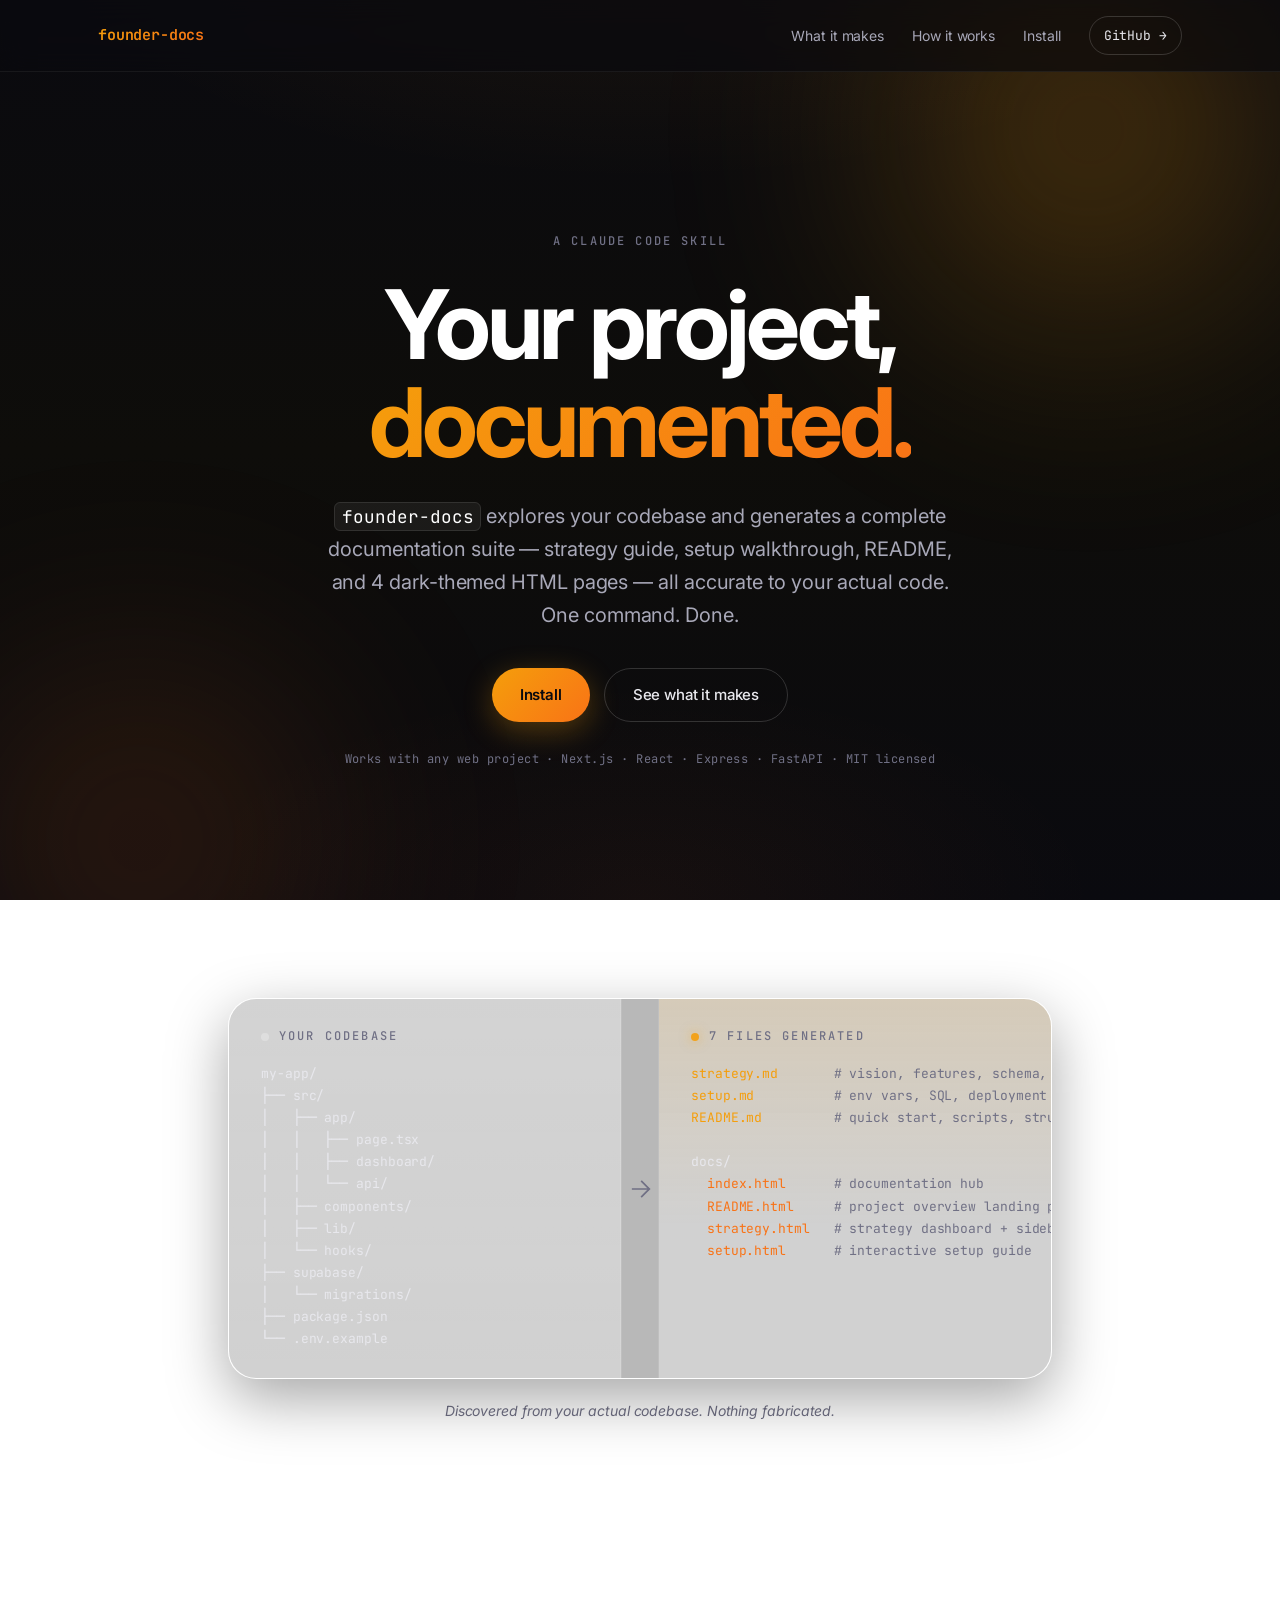
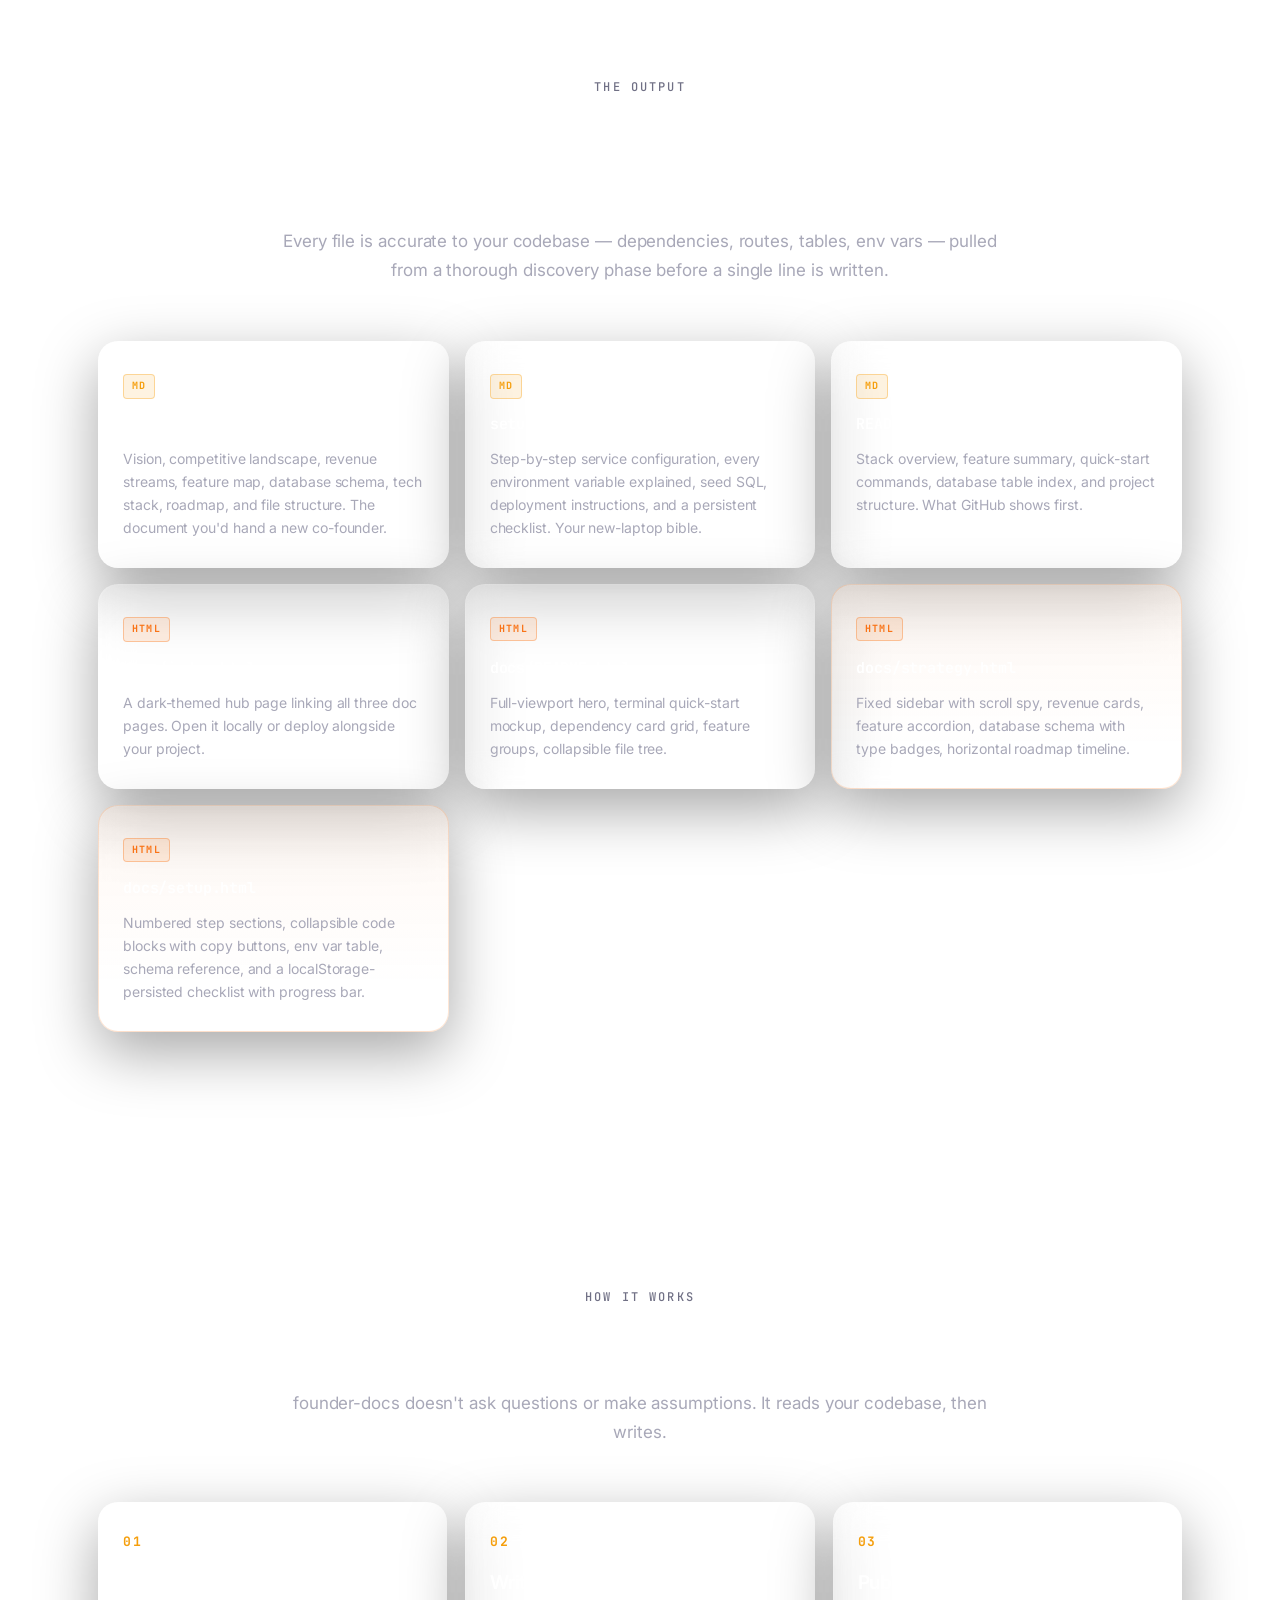
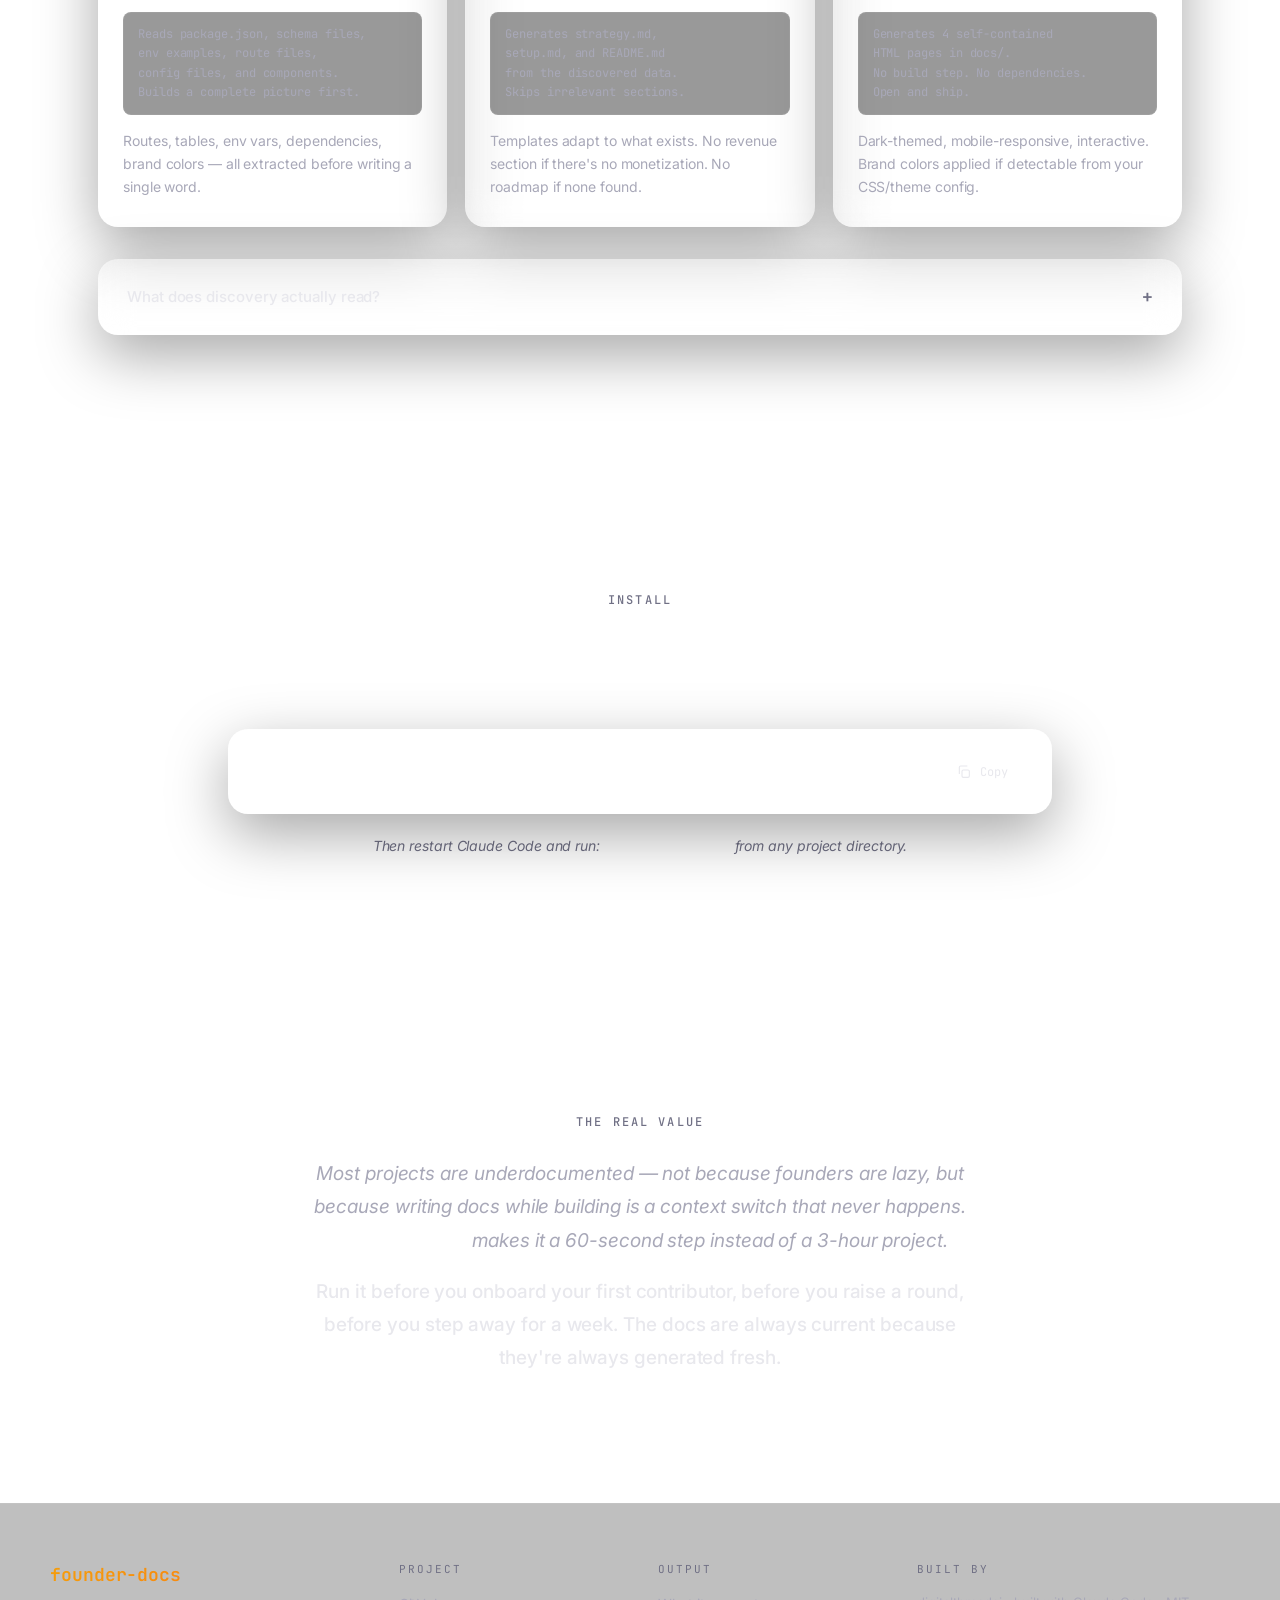
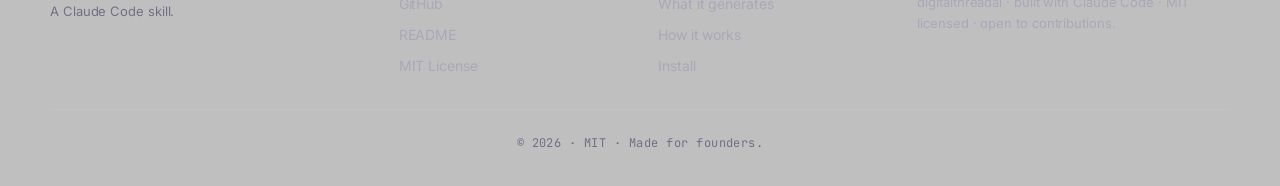
<file: skills/founder-docs/assets/landing/index.html>
<!doctype html>
<html lang="en">
<head>
  <meta charset="utf-8" />
  <meta name="viewport" content="width=device-width, initial-scale=1" />
  <title>founder-docs — your project, documented.</title>
  <meta name="description" content="A Claude Code skill that explores your codebase and generates a complete documentation suite — strategy guide, setup walkthrough, README, and 4 dark-themed HTML pages — in one run." />

  <meta property="og:title" content="founder-docs — your project, documented." />
  <meta property="og:description" content="One command. Seven files. Strategy doc, setup guide, README, and 4 dark HTML pages — all accurate to your actual codebase." />
  <meta property="og:type" content="website" />
  <meta name="twitter:card" content="summary_large_image" />

  <link rel="preconnect" href="https://fonts.googleapis.com">
  <link rel="preconnect" href="https://fonts.gstatic.com" crossorigin>
  <link href="https://fonts.googleapis.com/css2?family=Inter:wght@300;400;500;600;700&family=JetBrains+Mono:wght@400;500;600&display=swap" rel="stylesheet">

  <link rel="stylesheet" href="styles.css" />
</head>
<body>

  <!-- Ambient gradient background -->
  <div class="ambient" aria-hidden="true">
    <div class="ambient-orb ambient-orb--amber"></div>
    <div class="ambient-orb ambient-orb--orange"></div>
  </div>

  <!-- Top nav -->
  <nav class="nav">
    <div class="nav-inner">
      <a class="nav-brand" href="#top">
        <span class="nav-mark">founder-docs</span>
      </a>
      <div class="nav-links">
        <a href="#output">What it makes</a>
        <a href="#how">How it works</a>
        <a href="#install">Install</a>
        <a class="nav-cta" href="https://github.com/digitalthreadai/claude-sync/tree/main/skills/founder-docs" target="_blank" rel="noopener">GitHub →</a>
      </div>
    </div>
  </nav>

  <!-- Hero -->
  <header class="hero" id="top">
    <div class="hero-inner">
      <p class="hero-eyebrow">A Claude Code skill</p>
      <h1 class="hero-title">
        Your project,<br />
        <span class="grad">documented.</span>
      </h1>
      <p class="hero-sub">
        <code class="inline">founder-docs</code> explores your codebase and generates a complete
        documentation suite — strategy guide, setup walkthrough, README, and 4 dark-themed
        HTML pages — all accurate to your actual code. One command. Done.
      </p>
      <div class="hero-cta">
        <a href="#install" class="btn btn-primary">Install</a>
        <a href="#output" class="btn btn-ghost">See what it makes</a>
      </div>
      <p class="hero-meta">
        Works with any web project · Next.js · React · Express · FastAPI · MIT licensed
      </p>
    </div>
  </header>

  <!-- Output demo card -->
  <section class="section section--narrow" id="output">
    <div class="output-card glass">
      <div class="output-col output-col--before">
        <div class="output-label">
          <span class="dot dot--muted"></span> your codebase
        </div>
        <pre class="output-text">my-app/
├── src/
│   ├── app/
│   │   ├── page.tsx
│   │   ├── dashboard/
│   │   └── api/
│   ├── components/
│   ├── lib/
│   └── hooks/
├── supabase/
│   └── migrations/
├── package.json
└── .env.example</pre>
      </div>
      <div class="output-divider" aria-hidden="true">
        <svg viewBox="0 0 24 24" width="28" height="28" fill="none" stroke="currentColor" stroke-width="1.5">
          <path d="M5 12h14M13 5l7 7-7 7"/>
        </svg>
      </div>
      <div class="output-col output-col--after">
        <div class="output-label">
          <span class="dot dot--amber"></span> 7 files generated
        </div>
        <pre class="output-text"><span class="out-md">strategy.md</span>       <span class="out-dim"># vision, features, schema, stack</span>
<span class="out-md">setup.md</span>          <span class="out-dim"># env vars, SQL, deployment checklist</span>
<span class="out-md">README.md</span>         <span class="out-dim"># quick start, scripts, structure</span>

docs/
  <span class="out-html">index.html</span>      <span class="out-dim"># documentation hub</span>
  <span class="out-html">README.html</span>     <span class="out-dim"># project overview landing page</span>
  <span class="out-html">strategy.html</span>   <span class="out-dim"># strategy dashboard + sidebar nav</span>
  <span class="out-html">setup.html</span>      <span class="out-dim"># interactive setup guide</span></pre>
      </div>
    </div>
    <p class="caption">Discovered from your actual codebase. Nothing fabricated.</p>
  </section>

  <!-- What gets generated -->
  <section class="section" id="files">
    <div class="section-head">
      <p class="eyebrow">The output</p>
      <h2 class="section-title">Three markdown docs. Four HTML pages.</h2>
      <p class="section-sub">
        Every file is accurate to your codebase — dependencies, routes, tables, env vars — pulled
        from a thorough discovery phase before a single line is written.
      </p>
    </div>

    <div class="files-grid">
      <article class="file-card glass">
        <div class="file-card-tag file-card-tag--md">MD</div>
        <h3 class="file-card-name">strategy.md</h3>
        <p class="file-card-desc">Vision, competitive landscape, revenue streams, feature map, database schema, tech stack, roadmap, and file structure. The document you'd hand a new co-founder.</p>
      </article>

      <article class="file-card glass">
        <div class="file-card-tag file-card-tag--md">MD</div>
        <h3 class="file-card-name">setup.md</h3>
        <p class="file-card-desc">Step-by-step service configuration, every environment variable explained, seed SQL, deployment instructions, and a persistent checklist. Your new-laptop bible.</p>
      </article>

      <article class="file-card glass">
        <div class="file-card-tag file-card-tag--md">MD</div>
        <h3 class="file-card-name">README.md</h3>
        <p class="file-card-desc">Stack overview, feature summary, quick-start commands, database table index, and project structure. What GitHub shows first.</p>
      </article>

      <article class="file-card glass">
        <div class="file-card-tag file-card-tag--html">HTML</div>
        <h3 class="file-card-name">docs/index.html</h3>
        <p class="file-card-desc">A dark-themed hub page linking all three doc pages. Open it locally or deploy alongside your project.</p>
      </article>

      <article class="file-card glass">
        <div class="file-card-tag file-card-tag--html">HTML</div>
        <h3 class="file-card-name">docs/README.html</h3>
        <p class="file-card-desc">Full-viewport hero, terminal quick-start mockup, dependency card grid, feature groups, collapsible file tree.</p>
      </article>

      <article class="file-card glass file-card--featured">
        <div class="file-card-tag file-card-tag--html">HTML</div>
        <h3 class="file-card-name">docs/strategy.html</h3>
        <p class="file-card-desc">Fixed sidebar with scroll spy, revenue cards, feature accordion, database schema with type badges, horizontal roadmap timeline.</p>
      </article>

      <article class="file-card glass file-card--featured">
        <div class="file-card-tag file-card-tag--html">HTML</div>
        <h3 class="file-card-name">docs/setup.html</h3>
        <p class="file-card-desc">Numbered step sections, collapsible code blocks with copy buttons, env var table, schema reference, and a localStorage-persisted checklist with progress bar.</p>
      </article>
    </div>
  </section>

  <!-- How it works -->
  <section class="section" id="how">
    <div class="section-head">
      <p class="eyebrow">How it works</p>
      <h2 class="section-title">Three phases. One run.</h2>
      <p class="section-sub">
        founder-docs doesn't ask questions or make assumptions. It reads your codebase, then writes.
      </p>
    </div>

    <div class="steps">
      <div class="step glass">
        <div class="step-num">01</div>
        <h3>Discover</h3>
        <pre class="step-code">Reads package.json, schema files,
env examples, route files,
config files, and components.
Builds a complete picture first.</pre>
        <p>Routes, tables, env vars, dependencies, brand colors — all extracted before writing a single word.</p>
      </div>

      <div class="step glass">
        <div class="step-num">02</div>
        <h3>Write</h3>
        <pre class="step-code">Generates strategy.md,
setup.md, and README.md
from the discovered data.
Skips irrelevant sections.</pre>
        <p>Templates adapt to what exists. No revenue section if there's no monetization. No roadmap if none found.</p>
      </div>

      <div class="step glass">
        <div class="step-num">03</div>
        <h3>Publish</h3>
        <pre class="step-code">Generates 4 self-contained
HTML pages in docs/.
No build step. No dependencies.
Open and ship.</pre>
        <p>Dark-themed, mobile-responsive, interactive. Brand colors applied if detectable from your CSS/theme config.</p>
      </div>
    </div>

    <details class="accordion glass">
      <summary>
        <span>What does discovery actually read?</span>
        <span class="accordion-icon">+</span>
      </summary>
      <div class="accordion-body">
        <p>
          <strong>Package metadata:</strong> <code class="inline">package.json</code>, <code class="inline">requirements.txt</code>, <code class="inline">Cargo.toml</code> — all deps with versions.
        </p>
        <p>
          <strong>Routes and pages:</strong> <code class="inline">src/app/**/page.tsx</code>, <code class="inline">pages/**/*.tsx</code>, <code class="inline">routes/**/*</code> — grouped public / admin / API.
        </p>
        <p>
          <strong>Database:</strong> <code class="inline">prisma/schema.prisma</code>, <code class="inline">supabase/migrations/*</code>, <code class="inline">drizzle/**/*</code> — tables, columns, relationships.
        </p>
        <p>
          <strong>Environment:</strong> <code class="inline">.env.example</code>, <code class="inline">.env.local.example</code> — every variable with its description.
        </p>
        <p>
          <strong>Config and auth:</strong> <code class="inline">next.config.*</code>, <code class="inline">tailwind.config.*</code>, <code class="inline">vercel.json</code> — deployment target, auth provider, brand colors.
        </p>
      </div>
    </details>
  </section>

  <!-- Install -->
  <section class="section section--narrow" id="install">
    <div class="section-head">
      <p class="eyebrow">Install</p>
      <h2 class="section-title">One line.</h2>
    </div>

    <div class="install glass">
      <pre id="install-cmd">git clone https://github.com/digitalthreadai/claude-sync.git /tmp/cs && cp -r /tmp/cs/skills/founder-docs ~/.claude/skills/</pre>
      <button class="copy-btn" data-target="install-cmd" aria-label="Copy install command">
        <svg viewBox="0 0 24 24" width="16" height="16" fill="none" stroke="currentColor" stroke-width="1.7">
          <rect x="9" y="9" width="11" height="11" rx="2"/>
          <path d="M5 15V5a2 2 0 012-2h10"/>
        </svg>
        <span class="copy-btn-text">Copy</span>
      </button>
    </div>
    <p class="caption">Then restart Claude Code and run: <code class="inline">use founder-docs</code> from any project directory.</p>
  </section>

  <!-- Closing -->
  <section class="section section--narrow closing">
    <div class="closing-inner">
      <p class="closing-eyebrow">The real value</p>
      <p class="closing-body">
        Most projects are underdocumented — not because founders are lazy, but because writing docs
        while building is a context switch that never happens. <code class="inline">founder-docs</code>
        makes it a 60-second step instead of a 3-hour project.
      </p>
      <p class="closing-body">
        Run it before you onboard your first contributor, before you raise a round, before you step away for a week.
        The docs are always current because they're always generated fresh.
      </p>
    </div>
  </section>

  <!-- Footer -->
  <footer class="footer">
    <div class="footer-inner">
      <div class="footer-col">
        <p class="footer-brand">founder-docs</p>
        <p class="footer-tag">A Claude Code skill.</p>
      </div>
      <div class="footer-col">
        <p class="footer-head">Project</p>
        <a href="https://github.com/digitalthreadai/claude-sync/tree/main/skills/founder-docs" target="_blank" rel="noopener">GitHub</a>
        <a href="https://github.com/digitalthreadai/claude-sync/blob/main/skills/founder-docs/README.md" target="_blank" rel="noopener">README</a>
        <a href="https://github.com/digitalthreadai/claude-sync/blob/main/skills/founder-docs/LICENSE" target="_blank" rel="noopener">MIT License</a>
      </div>
      <div class="footer-col">
        <p class="footer-head">Output</p>
        <a href="#output">What it generates</a>
        <a href="#how">How it works</a>
        <a href="#install">Install</a>
      </div>
      <div class="footer-col">
        <p class="footer-head">Built by</p>
        <p class="footer-fine">
          digitalthreadai · built with Claude Code · MIT licensed · open to contributions.
        </p>
      </div>
    </div>
    <p class="footer-bottom">© 2026 · MIT · Made for founders.</p>
  </footer>

  <script>
    // Copy-to-clipboard
    document.querySelectorAll('.copy-btn').forEach((btn) => {
      btn.addEventListener('click', async () => {
        const targetId = btn.dataset.target;
        const text = document.getElementById(targetId)?.innerText ?? '';
        try {
          await navigator.clipboard.writeText(text);
          const label = btn.querySelector('.copy-btn-text');
          if (label) {
            const original = label.textContent;
            label.textContent = 'Copied';
            btn.classList.add('is-copied');
            setTimeout(() => {
              label.textContent = original;
              btn.classList.remove('is-copied');
            }, 1500);
          }
        } catch (err) {
          console.error('Copy failed', err);
        }
      });
    });

    // Smooth scroll
    document.querySelectorAll('a[href^="#"]').forEach((a) => {
      a.addEventListener('click', (e) => {
        const id = a.getAttribute('href').slice(1);
        const target = document.getElementById(id);
        if (target) {
          e.preventDefault();
          target.scrollIntoView({ behavior: 'smooth', block: 'start' });
        }
      });
    });
  </script>
</body>
</html>
</file>
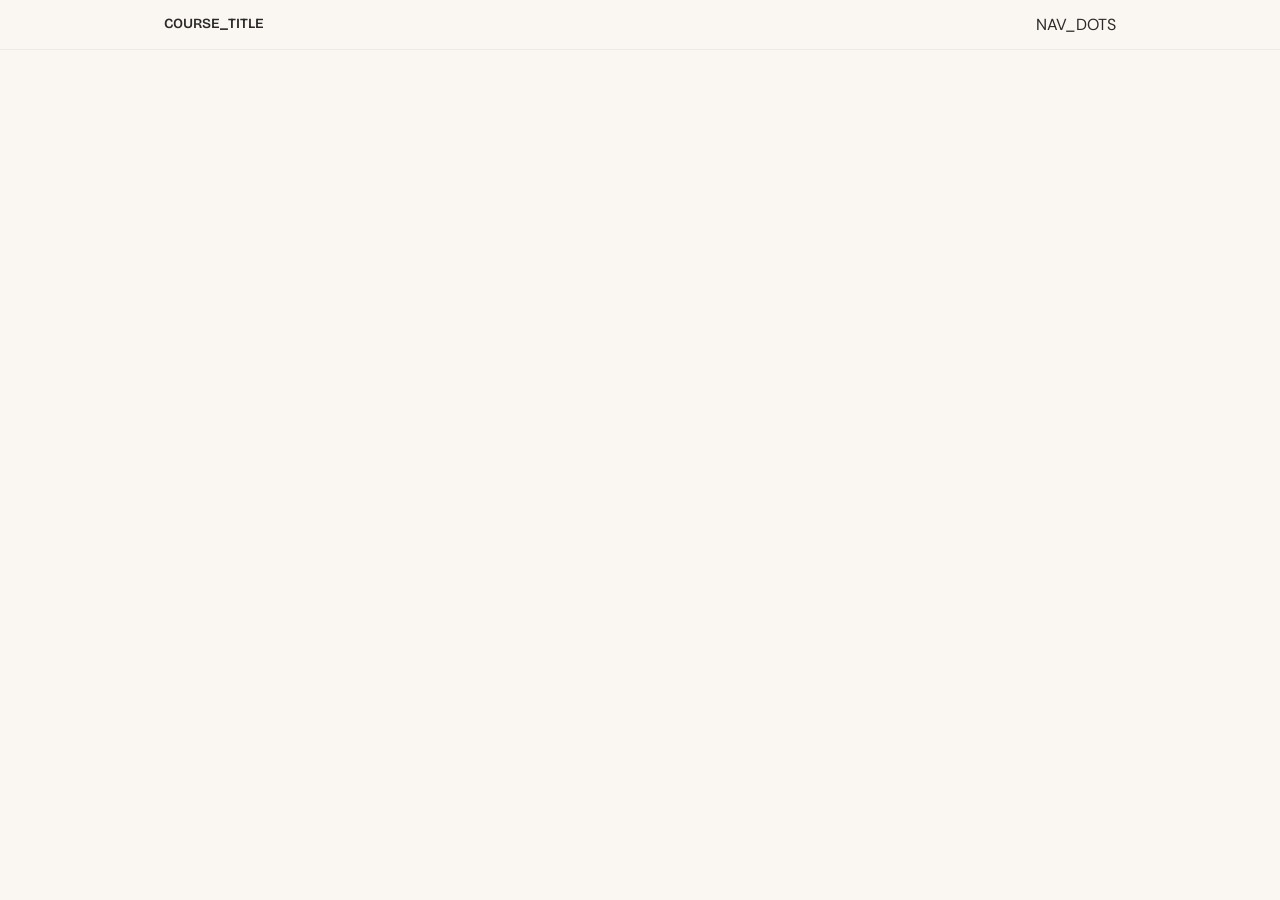
<file: skills/codebase-to-course/references/_base.html>
<!DOCTYPE html>
<html lang="en">
<head>
  <meta charset="UTF-8">
  <meta name="viewport" content="width=device-width, initial-scale=1.0">
  <title>COURSE_TITLE</title>

  <!-- Google Fonts: Bricolage Grotesque · DM Sans · JetBrains Mono -->
  <link rel="preconnect" href="https://fonts.googleapis.com">
  <link rel="preconnect" href="https://fonts.gstatic.com" crossorigin>
  <link href="https://fonts.googleapis.com/css2?family=Bricolage+Grotesque:opsz,wght@12..96,400;12..96,600;12..96,700;12..96,800&family=DM+Sans:ital,opsz,wght@0,9..40,300;0,9..40,400;0,9..40,500;0,9..40,600;0,9..40,700;1,9..40,400;1,9..40,500&family=JetBrains+Mono:wght@400;500;600&display=swap" rel="stylesheet">

  <link rel="stylesheet" href="styles.css">

  <!--
    CUSTOMIZE PER COURSE — change only the three accent variables below.
    Options:
      vermillion  #D94F30 / #C4432A / #FDEEE9 / #E8836C  (default)
      coral       #E06B56 / #C85A47 / #FDECEA / #E89585
      teal        #2A7B9B / #1F6280 / #E4F2F7 / #5A9DB8
      amber       #D4A843 / #BF9530 / #FDF5E0 / #E0C070
      forest      #2D8B55 / #226B41 / #E8F5EE / #5AAD7A
  -->
  <style>
    :root {
      --color-accent:       ACCENT_COLOR;
      --color-accent-hover: ACCENT_HOVER;
      --color-accent-light: ACCENT_LIGHT;
      --color-accent-muted: ACCENT_MUTED;
    }
  </style>

  <script src="main.js" defer></script>
</head>
<body>

  <nav class="nav" id="nav">
    <div class="progress-bar" id="progress-bar" role="progressbar" aria-valuenow="0" aria-valuemin="0" aria-valuemax="100"></div>
    <div class="nav-inner">
      <span class="nav-title">COURSE_TITLE</span>
      <div class="nav-dots" id="nav-dots" role="tablist">
        <!--
          One <button> per module. Replace MODULE_N_NAME with the actual module title.

          <button class="nav-dot" data-target="module-1" data-tooltip="MODULE_1_NAME" role="tab" aria-label="Module 1: MODULE_1_NAME"></button>
          <button class="nav-dot" data-target="module-2" data-tooltip="MODULE_2_NAME" role="tab" aria-label="Module 2: MODULE_2_NAME"></button>
          ...
        -->
        NAV_DOTS
      </div>
    </div>
  </nav>

  <main id="main">
    <!-- modules/*.html content is assembled here by build.sh -->
</file>
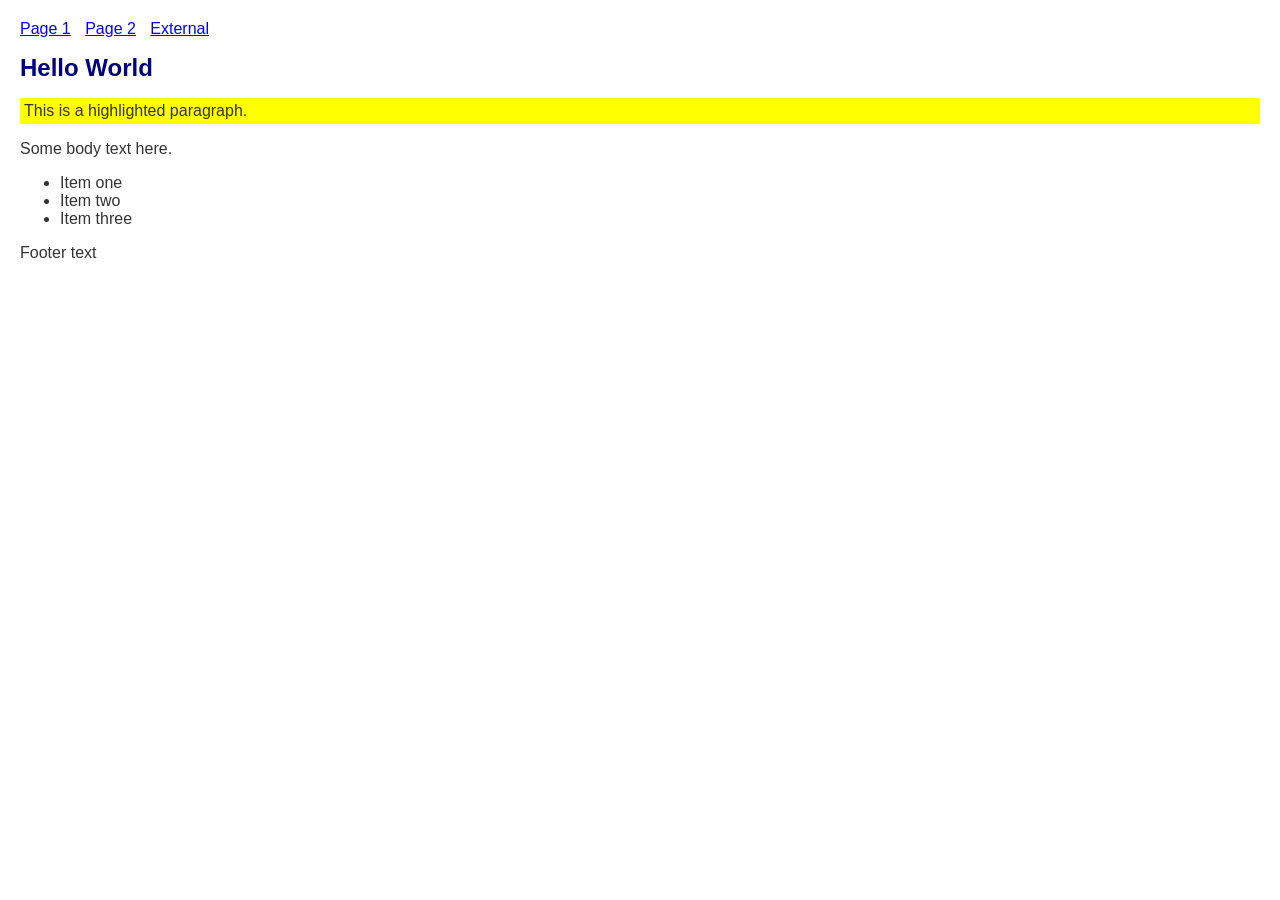
<file: skills/browse/test/fixtures/basic.html>
<!DOCTYPE html>
<html lang="en">
<head>
  <meta charset="utf-8">
  <title>Test Page - Basic</title>
  <style>
    body { font-family: "Helvetica Neue", sans-serif; color: #333; margin: 20px; }
    h1 { color: navy; font-size: 24px; }
    .highlight { background: yellow; padding: 4px; }
    .hidden { display: none; }
    nav a { margin-right: 10px; color: blue; }
  </style>
</head>
<body>
  <nav>
    <a href="/page1">Page 1</a>
    <a href="/page2">Page 2</a>
    <a href="https://external.com/link">External</a>
  </nav>
  <h1 id="title">Hello World</h1>
  <p class="highlight">This is a highlighted paragraph.</p>
  <p class="hidden">This should be hidden.</p>
  <div id="content" data-testid="main-content" data-version="1.0">
    <p>Some body text here.</p>
    <ul>
      <li>Item one</li>
      <li>Item two</li>
      <li>Item three</li>
    </ul>
  </div>
  <footer>Footer text</footer>
</body>
</html>
</file>
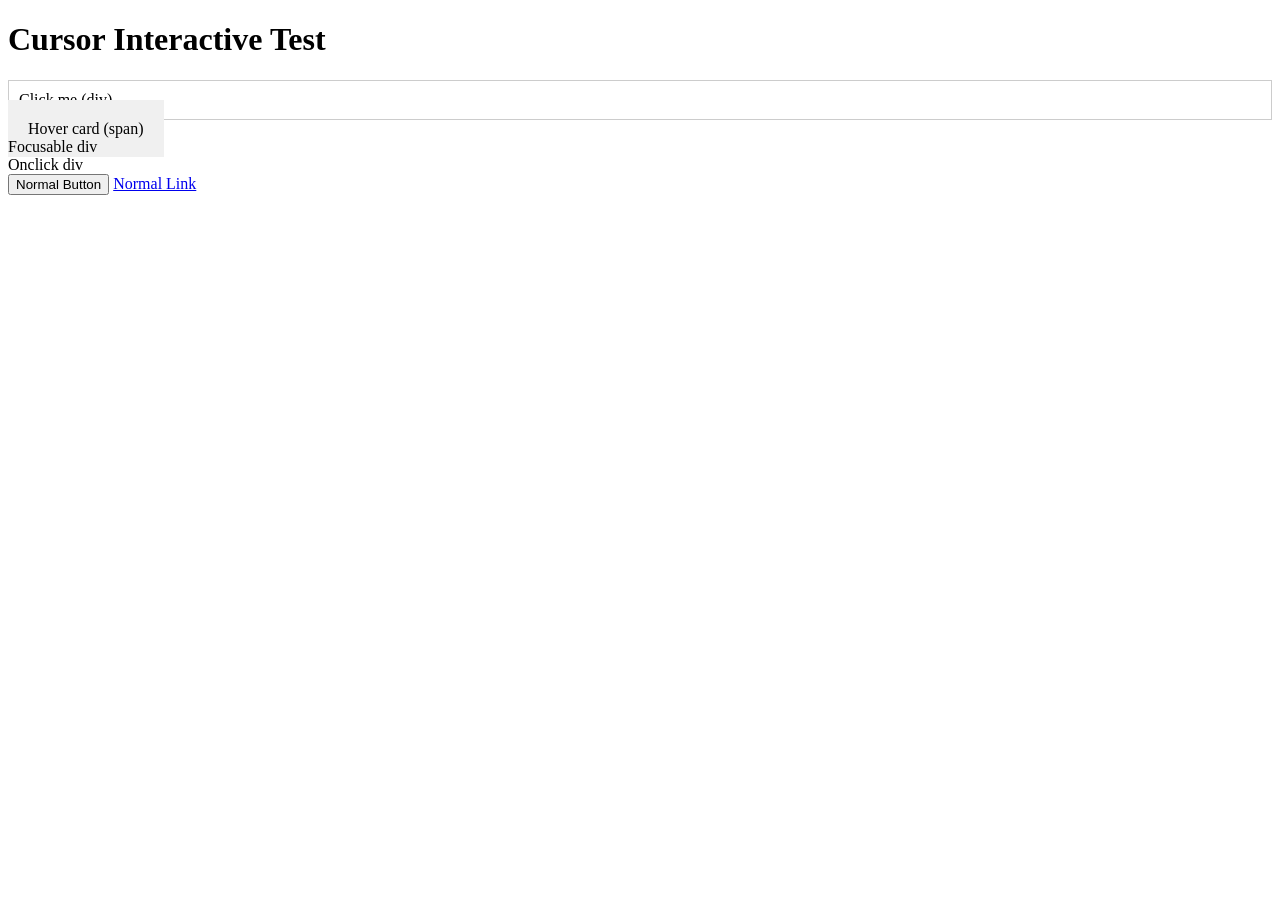
<file: skills/browse/test/fixtures/cursor-interactive.html>
<!DOCTYPE html>
<html lang="en">
<head>
  <meta charset="utf-8">
  <title>Test Page - Cursor Interactive</title>
  <style>
    .clickable-div { cursor: pointer; padding: 10px; border: 1px solid #ccc; }
    .hover-card { cursor: pointer; padding: 20px; background: #f0f0f0; }
  </style>
</head>
<body>
  <h1>Cursor Interactive Test</h1>
  <!-- These are NOT standard interactive elements but have cursor:pointer -->
  <div class="clickable-div" id="click-div" onclick="this.textContent = 'clicked!'">Click me (div)</div>
  <span class="hover-card" id="hover-span">Hover card (span)</span>
  <div tabindex="0" id="focusable-div">Focusable div</div>
  <div onclick="alert('hi')" id="onclick-div">Onclick div</div>
  <!-- Standard interactive element (should NOT appear in -C output) -->
  <button id="normal-btn">Normal Button</button>
  <a href="/test">Normal Link</a>
</body>
</html>
</file>
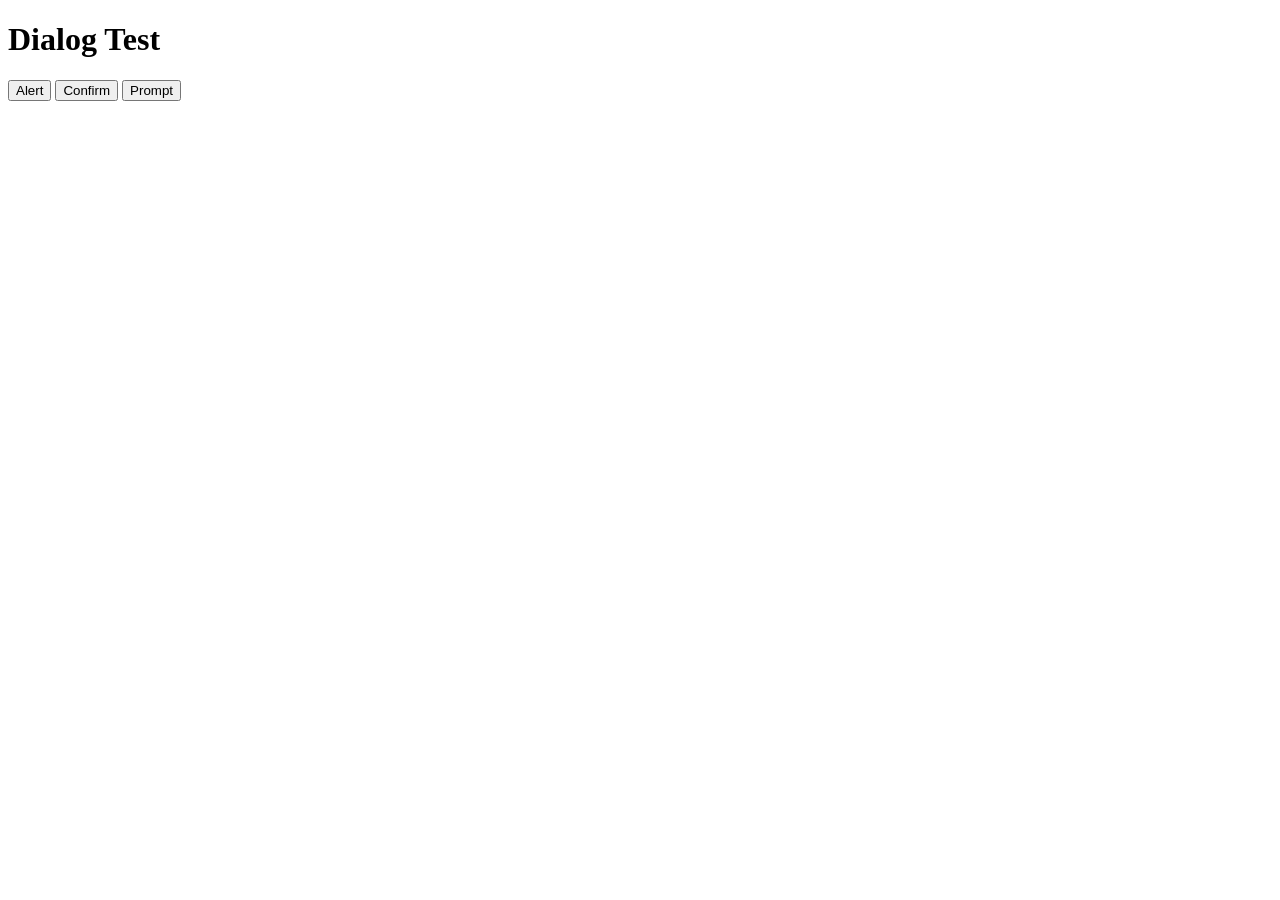
<file: skills/browse/test/fixtures/dialog.html>
<!DOCTYPE html>
<html lang="en">
<head>
  <meta charset="utf-8">
  <title>Test Page - Dialog</title>
</head>
<body>
  <h1>Dialog Test</h1>
  <button id="alert-btn" onclick="alert('Hello from alert')">Alert</button>
  <button id="confirm-btn" onclick="document.getElementById('confirm-result').textContent = confirm('Are you sure?') ? 'confirmed' : 'cancelled'">Confirm</button>
  <button id="prompt-btn" onclick="document.getElementById('prompt-result').textContent = prompt('Enter name:', 'default') || 'null'">Prompt</button>
  <p id="confirm-result"></p>
  <p id="prompt-result"></p>
</body>
</html>
</file>
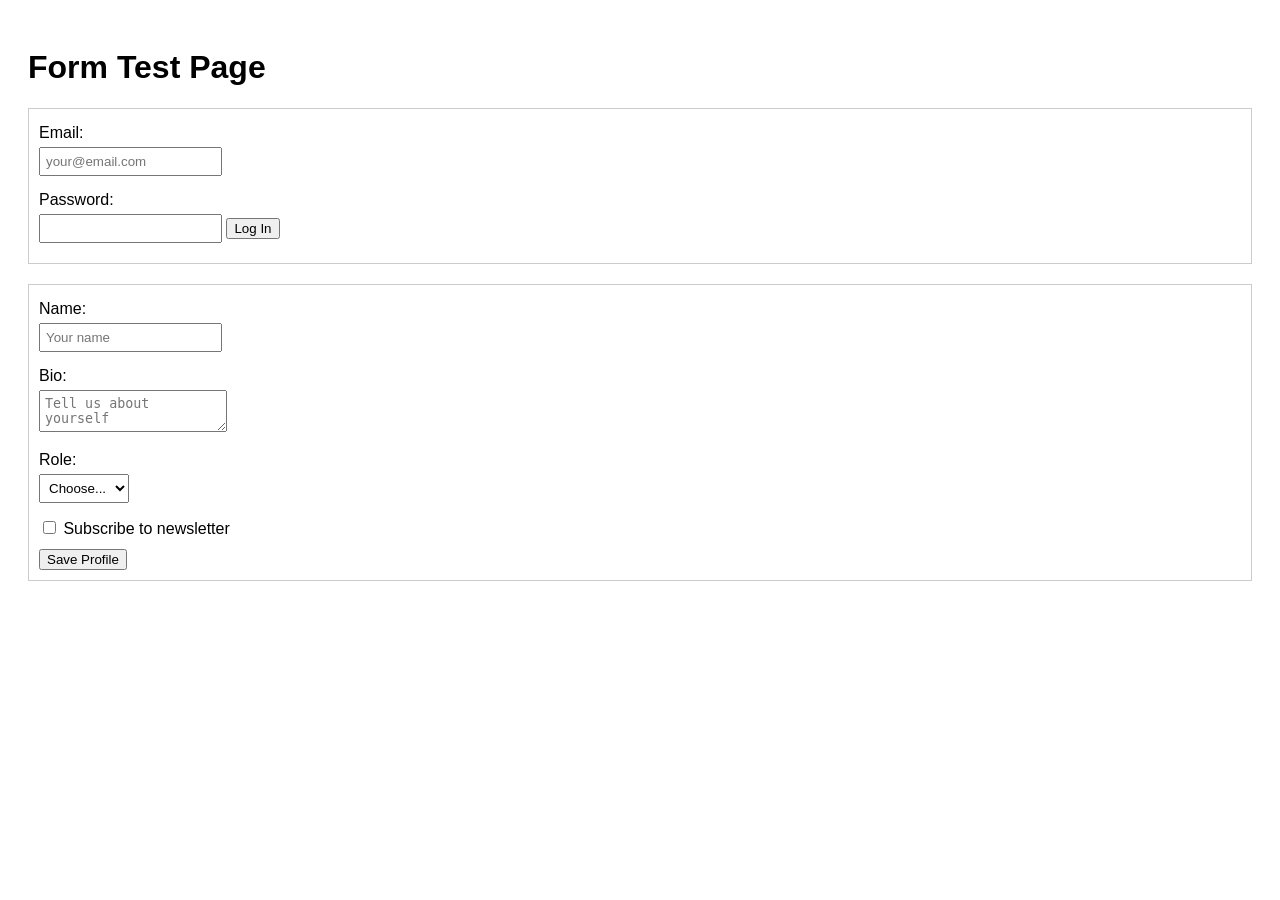
<file: skills/browse/test/fixtures/forms.html>
<!DOCTYPE html>
<html lang="en">
<head>
  <meta charset="utf-8">
  <title>Test Page - Forms</title>
  <style>
    body { font-family: sans-serif; padding: 20px; }
    form { margin-bottom: 20px; padding: 10px; border: 1px solid #ccc; }
    label { display: block; margin: 5px 0; }
    input, select, textarea { margin-bottom: 10px; padding: 5px; }
    #result { color: green; display: none; }
  </style>
</head>
<body>
  <h1>Form Test Page</h1>

  <form id="login-form" action="/login" method="post">
    <label for="email">Email:</label>
    <input type="email" id="email" name="email" placeholder="your@email.com" required>
    <label for="password">Password:</label>
    <input type="password" id="password" name="password" required>
    <button type="submit" id="login-btn">Log In</button>
  </form>

  <form id="profile-form" action="/profile" method="post">
    <label for="name">Name:</label>
    <input type="text" id="name" name="name" placeholder="Your name">
    <label for="bio">Bio:</label>
    <textarea id="bio" name="bio" placeholder="Tell us about yourself"></textarea>
    <label for="role">Role:</label>
    <select id="role" name="role">
      <option value="">Choose...</option>
      <option value="admin">Admin</option>
      <option value="user">User</option>
      <option value="guest">Guest</option>
    </select>
    <label>
      <input type="checkbox" id="newsletter" name="newsletter"> Subscribe to newsletter
    </label>
    <button type="submit" id="profile-btn">Save Profile</button>
  </form>

  <div id="result">Form submitted!</div>

  <script>
    document.querySelectorAll('form').forEach(form => {
      form.addEventListener('submit', (e) => {
        e.preventDefault();
        document.getElementById('result').style.display = 'block';
        console.log('[Form] Submitted:', form.id);
      });
    });
  </script>
</body>
</html>
</file>
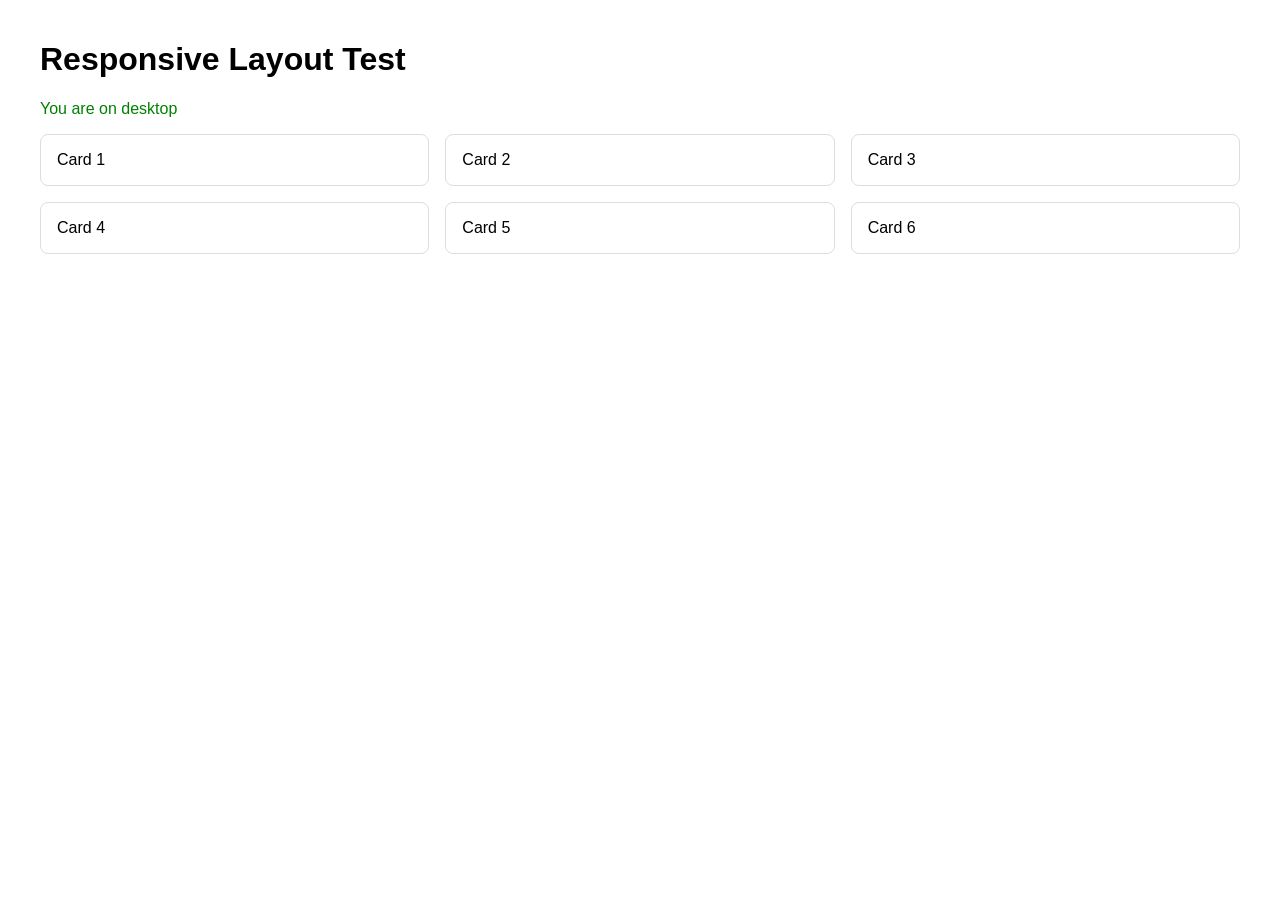
<file: skills/browse/test/fixtures/responsive.html>
<!DOCTYPE html>
<html lang="en">
<head>
  <meta charset="utf-8">
  <meta name="viewport" content="width=device-width, initial-scale=1">
  <title>Test Page - Responsive</title>
  <style>
    body { font-family: sans-serif; margin: 0; padding: 20px; }
    .container { max-width: 1200px; margin: 0 auto; }
    .grid { display: grid; gap: 16px; }
    .card { padding: 16px; border: 1px solid #ddd; border-radius: 8px; }

    /* Mobile: single column */
    .grid { grid-template-columns: 1fr; }

    /* Tablet: two columns */
    @media (min-width: 768px) {
      .grid { grid-template-columns: 1fr 1fr; }
      .mobile-only { display: none; }
    }

    /* Desktop: three columns */
    @media (min-width: 1024px) {
      .grid { grid-template-columns: 1fr 1fr 1fr; }
    }

    .mobile-only { color: red; }
    .desktop-indicator { display: none; }
    @media (min-width: 1024px) {
      .desktop-indicator { display: block; color: green; }
    }
  </style>
</head>
<body>
  <div class="container">
    <h1>Responsive Layout Test</h1>
    <p class="mobile-only">You are on mobile</p>
    <p class="desktop-indicator">You are on desktop</p>
    <div class="grid">
      <div class="card">Card 1</div>
      <div class="card">Card 2</div>
      <div class="card">Card 3</div>
      <div class="card">Card 4</div>
      <div class="card">Card 5</div>
      <div class="card">Card 6</div>
    </div>
  </div>
</body>
</html>
</file>
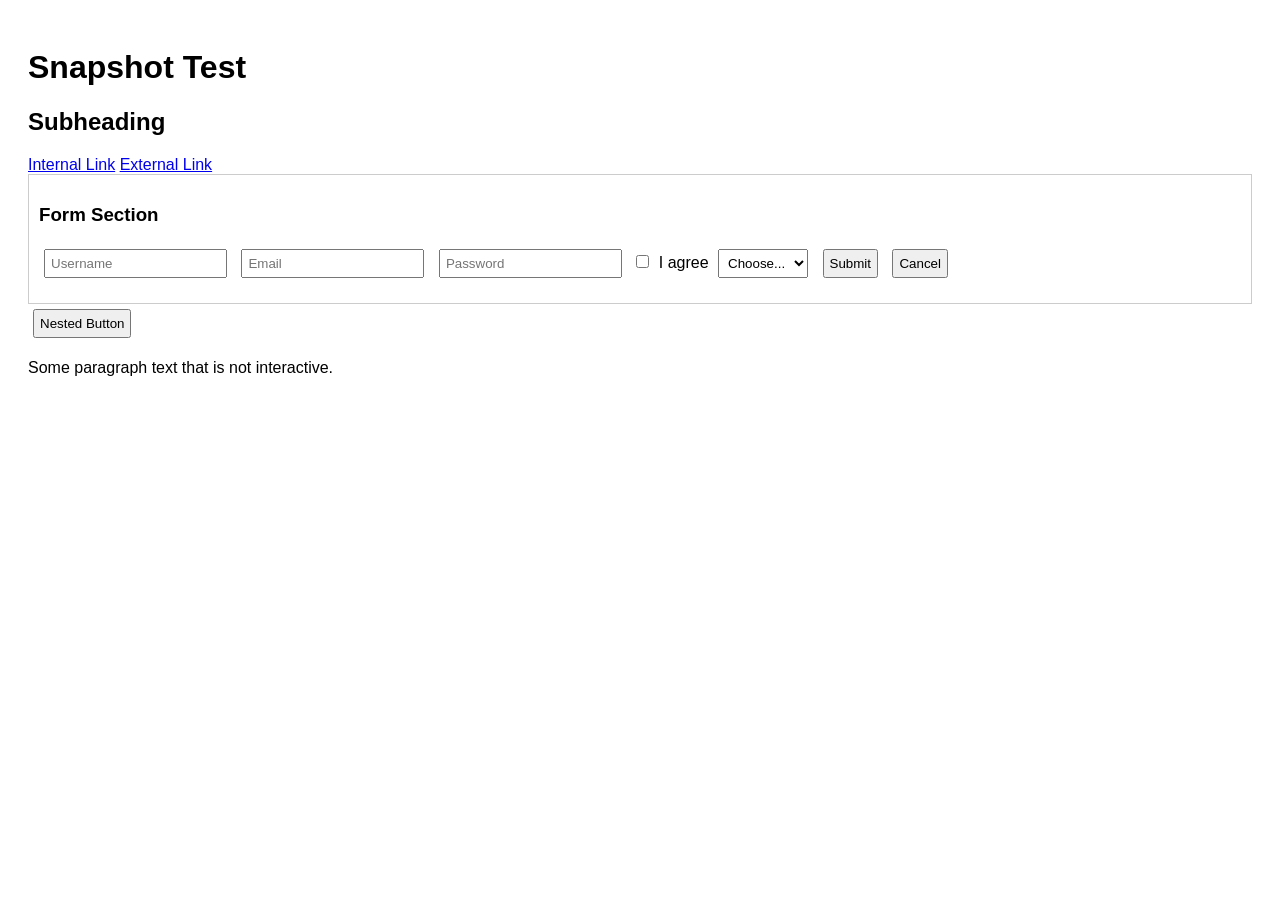
<file: skills/browse/test/fixtures/snapshot.html>
<!DOCTYPE html>
<html lang="en">
<head>
  <meta charset="utf-8">
  <title>Snapshot Test Page</title>
  <style>
    body { font-family: sans-serif; padding: 20px; }
    form { margin: 10px 0; }
    input, select, button { margin: 5px; padding: 5px; }
    #main { border: 1px solid #ccc; padding: 10px; }
    .empty-div { }
    .hidden { display: none; }
  </style>
</head>
<body>
  <h1>Snapshot Test</h1>
  <h2>Subheading</h2>

  <nav>
    <a href="/page1">Internal Link</a>
    <a href="https://external.com">External Link</a>
  </nav>

  <div id="main">
    <h3>Form Section</h3>
    <form id="test-form">
      <input type="text" id="username" placeholder="Username" aria-label="Username">
      <input type="email" id="email" placeholder="Email" aria-label="Email">
      <input type="password" id="pass" placeholder="Password" aria-label="Password">
      <label><input type="checkbox" id="agree"> I agree</label>
      <select id="role" aria-label="Role">
        <option value="">Choose...</option>
        <option value="admin">Admin</option>
        <option value="user">User</option>
      </select>
      <button type="submit" id="submit-btn">Submit</button>
      <button type="button" id="cancel-btn">Cancel</button>
    </form>
  </div>

  <div class="empty-div">
    <div class="empty-div">
      <button id="nested-btn">Nested Button</button>
    </div>
  </div>

  <p>Some paragraph text that is not interactive.</p>

  <script>
    document.getElementById('test-form').addEventListener('submit', (e) => {
      e.preventDefault();
    });
  </script>
</body>
</html>
</file>
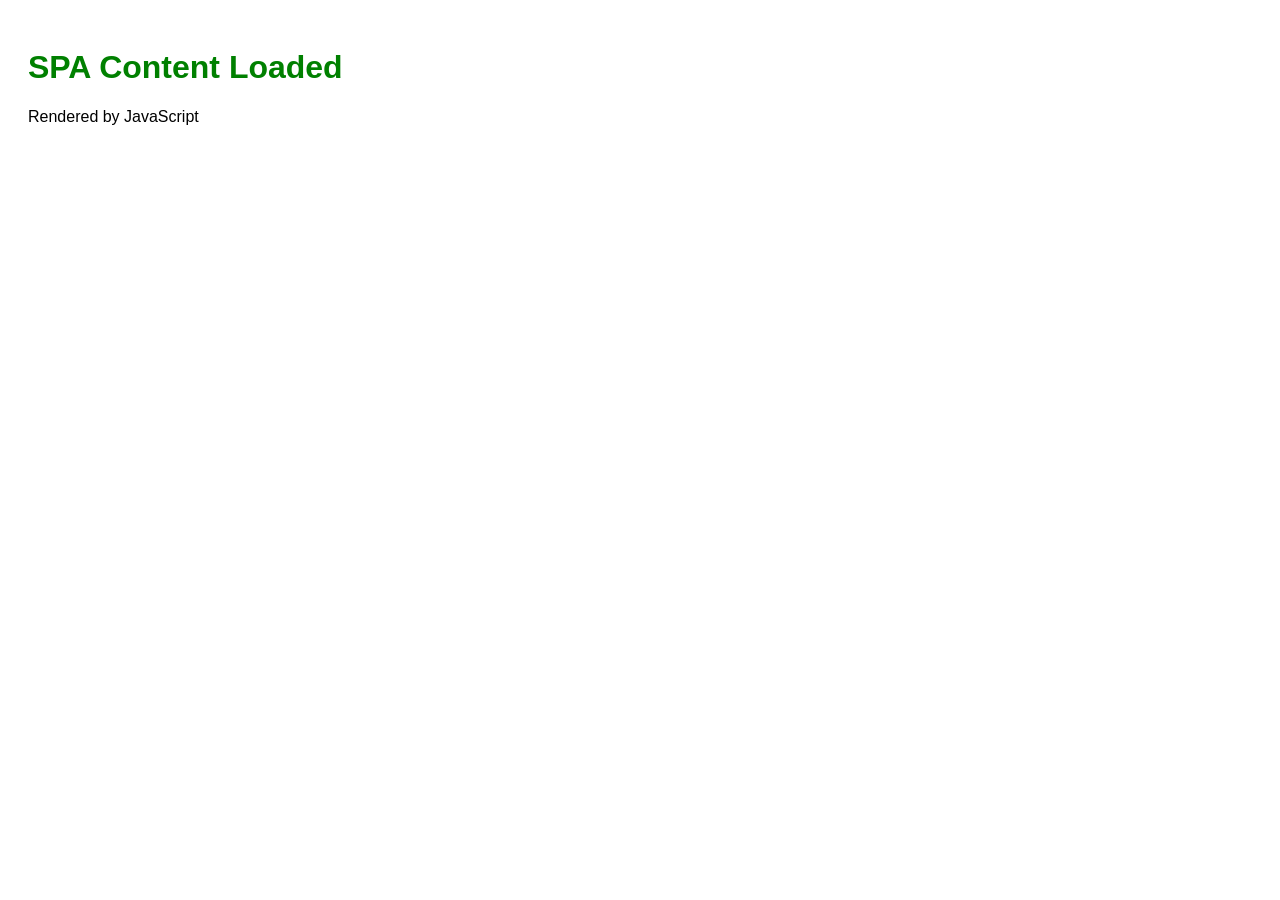
<file: skills/browse/test/fixtures/spa.html>
<!DOCTYPE html>
<html lang="en">
<head>
  <meta charset="utf-8">
  <title>Test Page - SPA</title>
  <style>
    body { font-family: sans-serif; }
    #app { padding: 20px; }
    .loaded { color: green; }
  </style>
</head>
<body>
  <div id="app">Loading...</div>
  <script>
    console.log('[SPA] Starting render');
    console.warn('[SPA] This is a warning');
    console.error('[SPA] This is an error');
    setTimeout(() => {
      document.getElementById('app').innerHTML = '<h1 class="loaded">SPA Content Loaded</h1><p>Rendered by JavaScript</p>';
      console.log('[SPA] Render complete');
    }, 500);
  </script>
</body>
</html>
</file>
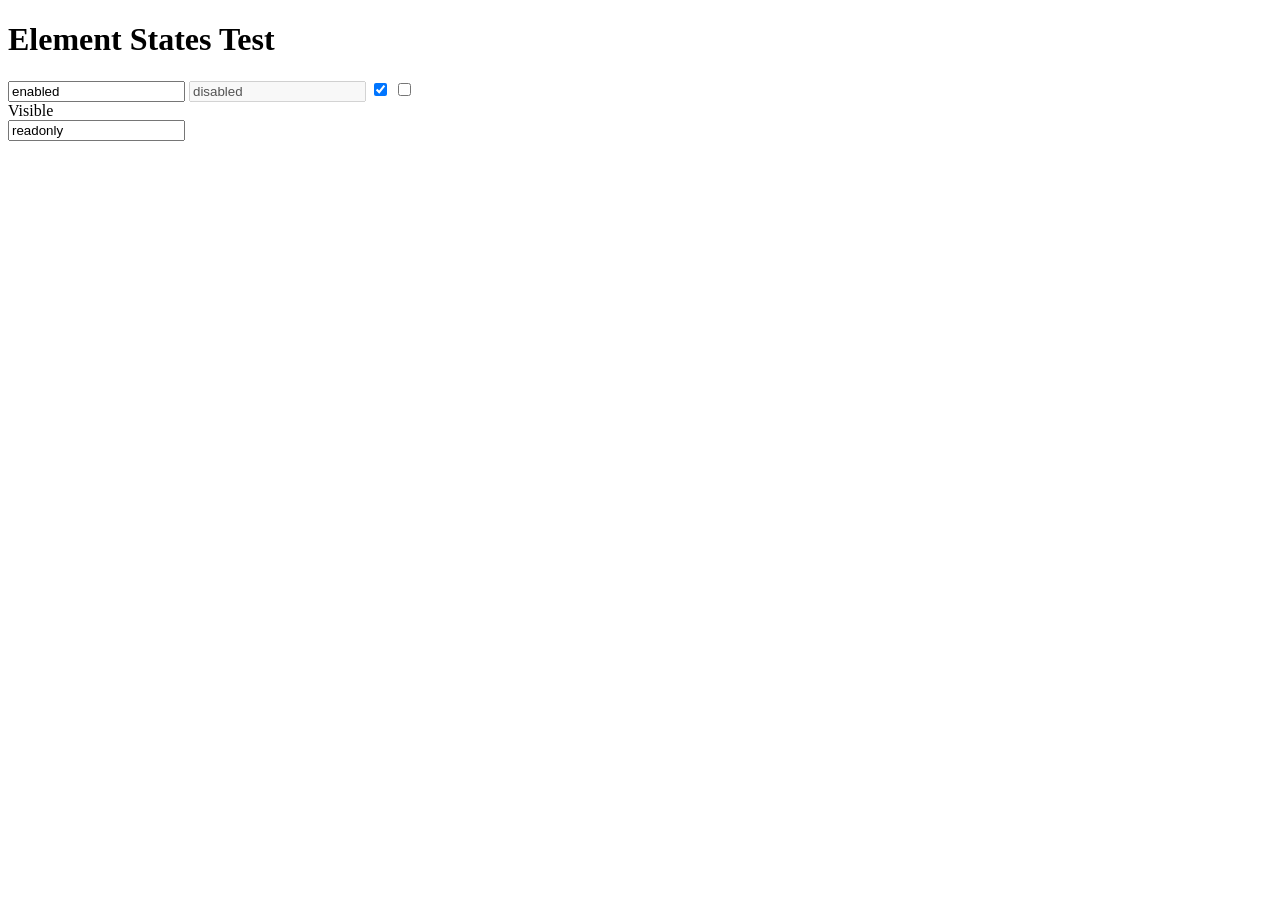
<file: skills/browse/test/fixtures/states.html>
<!DOCTYPE html>
<html lang="en">
<head>
  <meta charset="utf-8">
  <title>Test Page - Element States</title>
</head>
<body>
  <h1>Element States Test</h1>
  <input type="text" id="enabled-input" value="enabled" />
  <input type="text" id="disabled-input" value="disabled" disabled />
  <input type="checkbox" id="checked-box" checked />
  <input type="checkbox" id="unchecked-box" />
  <div id="visible-div">Visible</div>
  <div id="hidden-div" style="display: none;">Hidden</div>
  <input type="text" id="readonly-input" readonly value="readonly" />
</body>
</html>
</file>
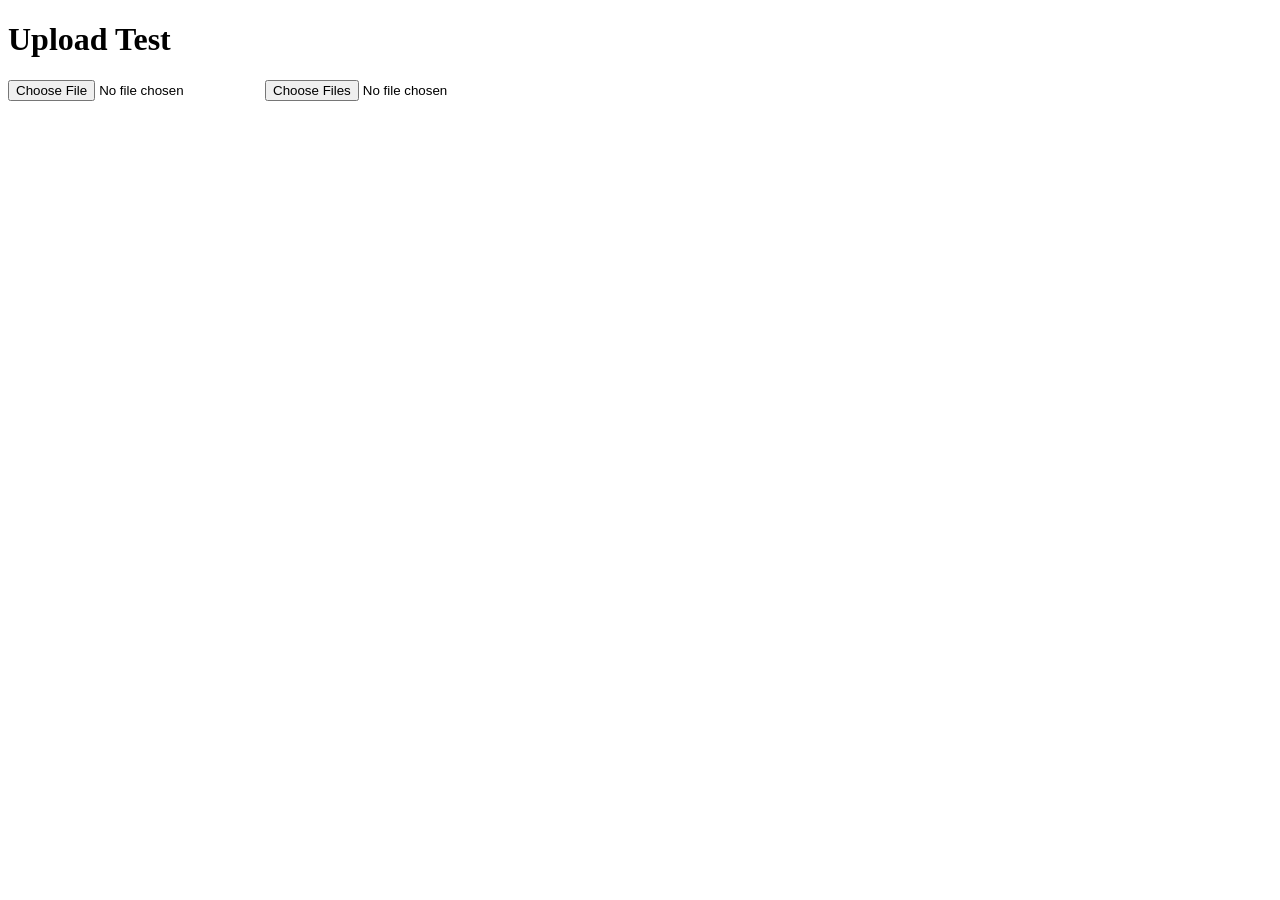
<file: skills/browse/test/fixtures/upload.html>
<!DOCTYPE html>
<html lang="en">
<head>
  <meta charset="utf-8">
  <title>Test Page - Upload</title>
</head>
<body>
  <h1>Upload Test</h1>
  <input type="file" id="file-input" />
  <input type="file" id="multi-input" multiple />
  <p id="upload-result"></p>
  <script>
    document.getElementById('file-input').addEventListener('change', function(e) {
      const files = e.target.files;
      const names = Array.from(files).map(f => f.name).join(', ');
      document.getElementById('upload-result').textContent = 'Uploaded: ' + names;
    });
    document.getElementById('multi-input').addEventListener('change', function(e) {
      const files = e.target.files;
      const names = Array.from(files).map(f => f.name).join(', ');
      document.getElementById('upload-result').textContent = 'Multi: ' + names;
    });
  </script>
</body>
</html>
</file>
<file: skills/founder-docs/assets/landing/styles.css>
/* ==========================================================================
   founder-docs — landing page
   Dark theme, Inter + JetBrains Mono, glass + amber/orange accents.
   ========================================================================== */

/* -- Tokens ---------------------------------------------------------------- */
:root {
  --bg-0: #0a0a0f;
  --bg-1: #0e0d0a;
  --bg-2: #141208;

  --text-0: #ffffff;
  --text-1: #e8e8ed;
  --text-2: #a8a8b8;
  --text-3: #707085;

  --border-0: rgba(255, 255, 255, 0.06);
  --border-1: rgba(255, 255, 255, 0.10);
  --border-2: rgba(255, 255, 255, 0.16);

  --glass-bg: rgba(255, 255, 255, 0.025);
  --glass-bg-strong: rgba(255, 255, 255, 0.04);
  --glass-blur: 16px;

  --accent-amber: #f59e0b;
  --accent-orange: #f97316;
  --accent-soft: rgba(245, 158, 11, 0.14);

  --grad-warm: linear-gradient(135deg, #f59e0b 0%, #f97316 100%);
  --grad-warm-soft: linear-gradient(135deg, rgba(245, 158, 11, 0.14), rgba(249, 115, 22, 0.08));

  --md-soft: rgba(245, 158, 11, 0.12);
  --md-line: rgba(245, 158, 11, 0.35);
  --html-soft: rgba(249, 115, 22, 0.12);
  --html-line: rgba(249, 115, 22, 0.35);
  --muted-soft: rgba(255, 255, 255, 0.04);

  --font-sans: 'Inter', -apple-system, BlinkMacSystemFont, 'Segoe UI', Roboto, sans-serif;
  --font-mono: 'JetBrains Mono', 'Fira Code', 'Cascadia Code', Consolas, monospace;

  --radius-sm: 8px;
  --radius-md: 14px;
  --radius-lg: 20px;
  --radius-xl: 28px;

  --shadow-soft: 0 1px 0 rgba(255, 255, 255, 0.03) inset, 0 20px 60px rgba(0, 0, 0, 0.35);
  --shadow-lift: 0 1px 0 rgba(255, 255, 255, 0.05) inset, 0 30px 80px rgba(0, 0, 0, 0.5);

  --content-width: 1180px;
  --section-pad-y: clamp(72px, 10vw, 132px);
}

/* -- Reset ----------------------------------------------------------------- */
*,
*::before,
*::after {
  box-sizing: border-box;
  margin: 0;
  padding: 0;
}

html {
  scroll-behavior: smooth;
  -webkit-text-size-adjust: 100%;
}

body {
  background: var(--bg-0);
  color: var(--text-1);
  font-family: var(--font-sans);
  font-weight: 400;
  font-size: 16px;
  line-height: 1.65;
  letter-spacing: -0.005em;
  min-height: 100vh;
  overflow-x: hidden;
  position: relative;
  background:
    radial-gradient(ellipse 80% 50% at 50% -10%, rgba(245, 158, 11, 0.08), transparent 60%),
    radial-gradient(ellipse 60% 40% at 50% 100%, rgba(249, 115, 22, 0.05), transparent 60%),
    linear-gradient(180deg, var(--bg-0) 0%, var(--bg-1) 50%, var(--bg-0) 100%);
  background-attachment: fixed;
}

a {
  color: var(--text-1);
  text-decoration: none;
  transition: color 160ms ease;
}

a:hover { color: var(--text-0); }

button {
  font-family: inherit;
  cursor: pointer;
  border: none;
  background: none;
  color: inherit;
}

img, svg { display: block; max-width: 100%; }

/* -- Ambient orbs ---------------------------------------------------------- */
.ambient {
  position: fixed;
  inset: 0;
  pointer-events: none;
  z-index: 0;
  overflow: hidden;
}

.ambient-orb {
  position: absolute;
  border-radius: 50%;
  filter: blur(120px);
  opacity: 0.4;
}

.ambient-orb--amber {
  width: 540px;
  height: 540px;
  top: -140px;
  right: -80px;
  background: radial-gradient(circle, var(--accent-amber) 0%, transparent 70%);
}

.ambient-orb--orange {
  width: 480px;
  height: 480px;
  bottom: -180px;
  left: -100px;
  background: radial-gradient(circle, var(--accent-orange) 0%, transparent 70%);
  opacity: 0.25;
}

/* -- Layout primitives ----------------------------------------------------- */
.section {
  padding: var(--section-pad-y) clamp(20px, 5vw, 48px);
  max-width: var(--content-width);
  margin: 0 auto;
  position: relative;
  z-index: 1;
}

.section--narrow { max-width: 920px; }

.section-head {
  text-align: center;
  margin-bottom: clamp(36px, 5vw, 56px);
  max-width: 720px;
  margin-left: auto;
  margin-right: auto;
}

.eyebrow,
.hero-eyebrow,
.closing-eyebrow,
.output-label {
  font-family: var(--font-mono);
  font-size: 12px;
  font-weight: 500;
  letter-spacing: 0.18em;
  text-transform: uppercase;
  color: var(--text-3);
}

.section-title {
  font-size: clamp(28px, 4vw, 44px);
  font-weight: 600;
  letter-spacing: -0.025em;
  line-height: 1.1;
  margin: 14px 0 18px;
  color: var(--text-0);
}

.section-sub {
  color: var(--text-2);
  font-size: 17px;
  line-height: 1.7;
}

.caption {
  text-align: center;
  color: var(--text-3);
  font-size: 14px;
  margin-top: 20px;
  font-style: italic;
}

/* -- Glass surface --------------------------------------------------------- */
.glass {
  background: var(--glass-bg-strong);
  border: 1px solid var(--border-1);
  border-radius: var(--radius-lg);
  -webkit-backdrop-filter: blur(var(--glass-blur));
  backdrop-filter: blur(var(--glass-blur));
  box-shadow: var(--shadow-soft);
}

/* -- Nav ------------------------------------------------------------------- */
.nav {
  position: sticky;
  top: 0;
  z-index: 50;
  background: rgba(10, 10, 15, 0.72);
  -webkit-backdrop-filter: saturate(140%) blur(14px);
  backdrop-filter: saturate(140%) blur(14px);
  border-bottom: 1px solid var(--border-0);
}

.nav-inner {
  max-width: var(--content-width);
  margin: 0 auto;
  padding: 16px clamp(20px, 5vw, 48px);
  display: flex;
  align-items: center;
  justify-content: space-between;
  gap: 24px;
}

.nav-brand {
  font-family: var(--font-mono);
  font-weight: 600;
  font-size: 15px;
  color: var(--text-0);
  letter-spacing: -0.01em;
}

.nav-mark {
  background: var(--grad-warm);
  -webkit-background-clip: text;
  background-clip: text;
  color: transparent;
}

.nav-links {
  display: flex;
  gap: 28px;
  align-items: center;
  font-size: 14px;
  color: var(--text-2);
}

.nav-links a { color: var(--text-2); transition: color 160ms ease; }
.nav-links a:hover { color: var(--text-0); }

.nav-cta {
  font-family: var(--font-mono);
  font-size: 13px;
  padding: 8px 14px;
  border: 1px solid var(--border-2);
  border-radius: 999px;
  color: var(--text-1) !important;
  transition: border-color 160ms ease, background 160ms ease;
}

.nav-cta:hover {
  border-color: rgba(245, 158, 11, 0.5);
  background: var(--accent-soft);
}

@media (max-width: 640px) {
  .nav-links { gap: 16px; font-size: 13px; }
  .nav-links a:not(.nav-cta) { display: none; }
}

/* -- Hero ------------------------------------------------------------------ */
.hero {
  padding: clamp(80px, 12vw, 160px) clamp(20px, 5vw, 48px) clamp(60px, 8vw, 100px);
  text-align: center;
  position: relative;
  z-index: 1;
}

.hero-inner { max-width: 880px; margin: 0 auto; }

.hero-eyebrow { margin-bottom: 24px; display: inline-block; }

.hero-title {
  font-size: clamp(48px, 9vw, 96px);
  font-weight: 700;
  line-height: 1.02;
  letter-spacing: -0.04em;
  color: var(--text-0);
  margin-bottom: 28px;
}

.grad {
  background: var(--grad-warm);
  -webkit-background-clip: text;
  background-clip: text;
  color: transparent;
  display: inline-block;
}

.hero-sub {
  font-size: clamp(17px, 1.7vw, 20px);
  line-height: 1.65;
  color: var(--text-2);
  max-width: 640px;
  margin: 0 auto 36px;
}

.hero-cta {
  display: flex;
  gap: 14px;
  justify-content: center;
  flex-wrap: wrap;
  margin-bottom: 28px;
}

.btn {
  display: inline-flex;
  align-items: center;
  justify-content: center;
  font-family: var(--font-sans);
  font-size: 15px;
  font-weight: 500;
  padding: 14px 28px;
  border-radius: 999px;
  transition: transform 160ms ease, background 160ms ease, border-color 160ms ease, box-shadow 240ms ease;
  letter-spacing: -0.01em;
}

.btn-primary {
  background: var(--grad-warm);
  color: #0a0a0f;
  font-weight: 600;
  box-shadow: 0 8px 30px rgba(245, 158, 11, 0.30);
}

.btn-primary:hover {
  transform: translateY(-1px);
  box-shadow: 0 12px 40px rgba(245, 158, 11, 0.40);
  color: #0a0a0f;
}

.btn-ghost {
  border: 1px solid var(--border-2);
  color: var(--text-1);
  background: transparent;
}

.btn-ghost:hover {
  border-color: rgba(245, 158, 11, 0.5);
  background: var(--accent-soft);
}

.hero-meta {
  font-family: var(--font-mono);
  font-size: 12px;
  color: var(--text-3);
  letter-spacing: 0.04em;
}

/* -- Output demo card ------------------------------------------------------ */
.output-card {
  display: grid;
  grid-template-columns: 1fr auto 1fr;
  gap: 0;
  padding: 0;
  overflow: hidden;
  border-radius: var(--radius-xl);
}

.output-col {
  padding: 28px clamp(20px, 3vw, 32px);
  position: relative;
  min-width: 0;
}

.output-col--before {
  background:
    linear-gradient(180deg, var(--muted-soft) 0%, transparent 100%),
    rgba(0, 0, 0, 0.18);
  border-right: 1px solid var(--border-1);
}

.output-col--after {
  background:
    linear-gradient(180deg, var(--md-soft) 0%, transparent 60%),
    rgba(0, 0, 0, 0.18);
}

.output-label {
  display: flex;
  align-items: center;
  gap: 10px;
  margin-bottom: 16px;
}

.dot {
  width: 8px;
  height: 8px;
  border-radius: 50%;
  display: inline-block;
}

.dot--muted { background: rgba(255, 255, 255, 0.25); }
.dot--amber {
  background: rgba(245, 158, 11, 0.9);
  box-shadow: 0 0 12px rgba(245, 158, 11, 0.5);
}

.output-text {
  font-family: var(--font-mono);
  font-size: 13px;
  line-height: 1.7;
  color: var(--text-1);
  white-space: pre;
  overflow-wrap: break-word;
}

.out-md { color: var(--accent-amber); }
.out-html { color: var(--accent-orange); }
.out-dim { color: var(--text-3); }

.output-divider {
  display: flex;
  align-items: center;
  justify-content: center;
  padding: 0 4px;
  background: rgba(0, 0, 0, 0.28);
  color: var(--text-3);
  border-left: 1px solid var(--border-1);
  border-right: 1px solid var(--border-1);
}

@media (max-width: 820px) {
  .output-card { grid-template-columns: 1fr; }
  .output-col--before {
    border-right: none;
    border-bottom: 1px solid var(--border-1);
  }
  .output-divider {
    border: none;
    background: transparent;
    padding: 0;
    margin: -8px 0;
    transform: rotate(90deg);
  }
  .output-text { white-space: pre-wrap; }
}

/* -- Files grid ------------------------------------------------------------ */
.files-grid {
  display: grid;
  grid-template-columns: repeat(3, 1fr);
  gap: 16px;
}

.file-card {
  padding: 28px 24px;
  position: relative;
  transition: transform 240ms ease, border-color 240ms ease, background 240ms ease;
}

.file-card:hover {
  transform: translateY(-2px);
  border-color: var(--border-2);
  background: var(--glass-bg-strong);
}

.file-card--featured {
  border-color: rgba(249, 115, 22, 0.18);
  background:
    linear-gradient(180deg, rgba(249, 115, 22, 0.05) 0%, transparent 80%),
    var(--glass-bg-strong);
}

.file-card-tag {
  display: inline-block;
  font-family: var(--font-mono);
  font-size: 10px;
  font-weight: 700;
  letter-spacing: 0.12em;
  padding: 3px 8px;
  border-radius: 4px;
  margin-bottom: 14px;
}

.file-card-tag--md {
  background: var(--md-soft);
  color: var(--accent-amber);
  border: 1px solid var(--md-line);
}

.file-card-tag--html {
  background: var(--html-soft);
  color: var(--accent-orange);
  border: 1px solid var(--html-line);
}

.file-card-name {
  font-family: var(--font-mono);
  font-size: 15px;
  font-weight: 600;
  color: var(--text-0);
  letter-spacing: -0.01em;
  margin-bottom: 10px;
}

.file-card-desc {
  font-size: 14px;
  color: var(--text-2);
  line-height: 1.65;
}

@media (max-width: 1000px) {
  .files-grid { grid-template-columns: repeat(2, 1fr); }
}

@media (max-width: 600px) {
  .files-grid { grid-template-columns: 1fr; }
}

/* -- Steps ----------------------------------------------------------------- */
.steps {
  display: grid;
  grid-template-columns: repeat(3, 1fr);
  gap: 18px;
  margin-bottom: 32px;
}

.step { padding: 28px 24px; }

.step-num {
  font-family: var(--font-mono);
  font-weight: 700;
  font-size: 13px;
  letter-spacing: 0.12em;
  color: var(--accent-amber);
  margin-bottom: 14px;
}

.step h3 {
  font-size: 19px;
  font-weight: 600;
  color: var(--text-0);
  margin-bottom: 14px;
  letter-spacing: -0.015em;
}

.step-code {
  font-family: var(--font-mono);
  font-size: 12px;
  color: var(--text-2);
  background: rgba(0, 0, 0, 0.4);
  padding: 12px 14px;
  border-radius: var(--radius-sm);
  border: 1px solid var(--border-0);
  margin-bottom: 14px;
  white-space: pre-wrap;
  overflow-wrap: break-word;
  line-height: 1.6;
}

.step p { font-size: 14px; color: var(--text-2); line-height: 1.65; }

@media (max-width: 880px) {
  .steps { grid-template-columns: 1fr; }
}

/* -- Accordion ------------------------------------------------------------- */
.accordion { padding: 0; overflow: hidden; }

.accordion summary {
  list-style: none;
  cursor: pointer;
  padding: 22px 28px;
  display: flex;
  align-items: center;
  justify-content: space-between;
  font-size: 15px;
  font-weight: 500;
  color: var(--text-1);
}

.accordion summary::-webkit-details-marker { display: none; }

.accordion-icon {
  font-family: var(--font-mono);
  font-size: 18px;
  color: var(--text-3);
  transition: transform 200ms ease;
}

.accordion[open] .accordion-icon {
  transform: rotate(45deg);
  color: var(--accent-amber);
}

.accordion-body {
  padding: 0 28px 26px;
  font-size: 15px;
  color: var(--text-2);
  line-height: 1.7;
  border-top: 1px solid var(--border-0);
  padding-top: 20px;
}

.accordion-body p + p { margin-top: 14px; }

.accordion-body strong { color: var(--text-1); font-weight: 600; }

/* -- Install --------------------------------------------------------------- */
.install {
  display: flex;
  align-items: center;
  gap: 16px;
  padding: 22px 26px;
  background: var(--glass-bg-strong);
}

#install-cmd {
  font-family: var(--font-mono);
  font-size: 13px;
  color: var(--text-0);
  flex: 1;
  white-space: pre-wrap;
  overflow-wrap: anywhere;
  line-height: 1.5;
}

.copy-btn {
  display: inline-flex;
  align-items: center;
  gap: 8px;
  padding: 10px 16px;
  border-radius: 999px;
  border: 1px solid var(--border-2);
  font-family: var(--font-mono);
  font-size: 12px;
  color: var(--text-1);
  transition: background 160ms ease, border-color 160ms ease, color 160ms ease;
  flex-shrink: 0;
}

.copy-btn:hover {
  background: var(--accent-soft);
  border-color: rgba(245, 158, 11, 0.5);
}

.copy-btn.is-copied {
  background: rgba(34, 197, 94, 0.16);
  border-color: rgba(34, 197, 94, 0.5);
  color: rgb(134, 239, 172);
}

@media (max-width: 640px) {
  .install { flex-direction: column; align-items: stretch; }
  .copy-btn { justify-content: center; }
}

/* -- Closing --------------------------------------------------------------- */
.closing {
  text-align: center;
  padding-bottom: clamp(80px, 10vw, 140px);
}

.closing-inner { max-width: 680px; margin: 0 auto; }
.closing-eyebrow { margin-bottom: 24px; }

.closing-body {
  font-size: clamp(17px, 1.6vw, 19px);
  color: var(--text-2);
  line-height: 1.75;
  font-style: italic;
}

.closing-body + .closing-body {
  margin-top: 18px;
  color: var(--text-1);
  font-weight: 500;
  font-style: normal;
}

/* -- Footer ---------------------------------------------------------------- */
.footer {
  border-top: 1px solid var(--border-0);
  padding: 56px clamp(20px, 5vw, 48px) 32px;
  background: rgba(0, 0, 0, 0.25);
  position: relative;
  z-index: 1;
}

.footer-inner {
  max-width: var(--content-width);
  margin: 0 auto;
  display: grid;
  grid-template-columns: 1.4fr 1fr 1fr 1.4fr;
  gap: 36px;
  margin-bottom: 32px;
}

.footer-col { display: flex; flex-direction: column; gap: 8px; }

.footer-brand {
  font-family: var(--font-mono);
  font-size: 18px;
  font-weight: 600;
  background: var(--grad-warm);
  -webkit-background-clip: text;
  background-clip: text;
  color: transparent;
  margin-bottom: 4px;
}

.footer-tag { font-size: 13px; color: var(--text-3); }

.footer-head {
  font-family: var(--font-mono);
  font-size: 11px;
  color: var(--text-3);
  letter-spacing: 0.18em;
  text-transform: uppercase;
  margin-bottom: 6px;
}

.footer-col a { font-size: 14px; color: var(--text-2); transition: color 160ms ease; }
.footer-col a:hover { color: var(--text-0); }

.footer-fine { font-size: 13px; color: var(--text-2); line-height: 1.6; }

.footer-bottom {
  text-align: center;
  font-family: var(--font-mono);
  font-size: 12px;
  color: var(--text-3);
  letter-spacing: 0.04em;
  padding-top: 24px;
  border-top: 1px solid var(--border-0);
  max-width: var(--content-width);
  margin: 0 auto;
}

@media (max-width: 880px) {
  .footer-inner { grid-template-columns: 1fr 1fr; }
}

@media (max-width: 520px) {
  .footer-inner { grid-template-columns: 1fr; }
}

/* -- Inline code ----------------------------------------------------------- */
code.inline {
  font-family: var(--font-mono);
  font-size: 0.88em;
  padding: 2px 7px;
  background: rgba(255, 255, 255, 0.06);
  border: 1px solid var(--border-1);
  border-radius: 6px;
  color: var(--text-0);
}

/* -- Selection ------------------------------------------------------------- */
::selection {
  background: rgba(245, 158, 11, 0.35);
  color: var(--text-0);
}

/* -- Reduced motion -------------------------------------------------------- */
@media (prefers-reduced-motion: reduce) {
  *, *::before, *::after {
    animation-duration: 0.01ms !important;
    animation-iteration-count: 1 !important;
    transition-duration: 0.01ms !important;
    scroll-behavior: auto !important;
  }
}
</file>
<file: skills/codebase-to-course/references/styles.css>
/* =============================================================
   CODEBASE-TO-COURSE — COMPLETE DESIGN SYSTEM
   Copy this file verbatim into the course output directory.
   Never regenerate it — customize only via :root overrides
   in _base.html (accent color only).
   ============================================================= */

/* ── GOOGLE FONTS (loaded via _base.html <head>) ───────────────
   Bricolage Grotesque · DM Sans · JetBrains Mono
   ──────────────────────────────────────────────────────────── */

/* ── DESIGN TOKENS ─────────────────────────────────────────── */
:root {
  /* BACKGROUNDS */
  --color-bg:             #FAF7F2;
  --color-bg-warm:        #F5F0E8;
  --color-bg-code:        #1E1E2E;
  --color-text:           #2C2A28;
  --color-text-secondary: #6B6560;
  --color-text-muted:     #9E9790;
  --color-border:         #E5DFD6;
  --color-border-light:   #EEEBE5;
  --color-surface:        #FFFFFF;
  --color-surface-warm:   #FDF9F3;

  /* ACCENT — overridden per course in _base.html */
  --color-accent:         #D94F30;
  --color-accent-hover:   #C4432A;
  --color-accent-light:   #FDEEE9;
  --color-accent-muted:   #E8836C;

  /* SEMANTIC */
  --color-success:        #2D8B55;
  --color-success-light:  #E8F5EE;
  --color-error:          #C93B3B;
  --color-error-light:    #FDE8E8;
  --color-info:           #2A7B9B;
  --color-info-light:     #E4F2F7;

  /* ACTOR COLORS */
  --color-actor-1:        #D94F30;
  --color-actor-2:        #2A7B9B;
  --color-actor-3:        #7B6DAA;
  --color-actor-4:        #D4A843;
  --color-actor-5:        #2D8B55;

  /* FONTS */
  --font-display: 'Bricolage Grotesque', Georgia, serif;
  --font-body:    'DM Sans', -apple-system, sans-serif;
  --font-mono:    'JetBrains Mono', 'Fira Code', 'Consolas', monospace;

  /* TYPE SCALE */
  --text-xs:   0.75rem;
  --text-sm:   0.875rem;
  --text-base: 1rem;
  --text-lg:   1.125rem;
  --text-xl:   1.25rem;
  --text-2xl:  1.5rem;
  --text-3xl:  1.875rem;
  --text-4xl:  2.25rem;
  --text-5xl:  3rem;
  --text-6xl:  3.75rem;

  /* LINE HEIGHTS */
  --leading-tight:  1.15;
  --leading-snug:   1.3;
  --leading-normal: 1.6;
  --leading-loose:  1.8;

  /* SPACING */
  --space-1:  0.25rem;
  --space-2:  0.5rem;
  --space-3:  0.75rem;
  --space-4:  1rem;
  --space-5:  1.25rem;
  --space-6:  1.5rem;
  --space-8:  2rem;
  --space-10: 2.5rem;
  --space-12: 3rem;
  --space-16: 4rem;
  --space-20: 5rem;
  --space-24: 6rem;

  /* LAYOUT */
  --content-width:      800px;
  --content-width-wide: 1000px;
  --nav-height:         50px;

  /* RADII */
  --radius-sm:   8px;
  --radius-md:   12px;
  --radius-lg:   16px;
  --radius-full: 9999px;

  /* SHADOWS (warm-tinted, never pure black) */
  --shadow-sm: 0 1px 2px rgba(44,42,40,0.05);
  --shadow-md: 0 4px 12px rgba(44,42,40,0.08);
  --shadow-lg: 0 8px 24px rgba(44,42,40,0.10);
  --shadow-xl: 0 16px 48px rgba(44,42,40,0.12);

  /* EASING */
  --ease-out:    cubic-bezier(0.16,1,0.3,1);
  --ease-in-out: cubic-bezier(0.65,0,0.35,1);

  /* DURATIONS */
  --duration-fast:   150ms;
  --duration-normal: 300ms;
  --duration-slow:   500ms;
  --stagger-delay:   120ms;
}

/* ── RESET & BASE ───────────────────────────────────────────── */
*, *::before, *::after { box-sizing: border-box; margin: 0; padding: 0; }

html {
  scroll-snap-type: y proximity;
  scroll-behavior: smooth;
}

body {
  font-family: var(--font-body);
  font-size: var(--text-base);
  color: var(--color-text);
  line-height: var(--leading-normal);
  background: var(--color-bg);
  background-image: radial-gradient(
    ellipse at 20% 50%,
    rgba(217,79,48,0.03) 0%,
    transparent 50%
  );
}

/* ── SCROLLBAR ──────────────────────────────────────────────── */
::-webkit-scrollbar { width: 6px; }
::-webkit-scrollbar-track { background: transparent; }
::-webkit-scrollbar-thumb {
  background: var(--color-border);
  border-radius: var(--radius-full);
}

/* ── CODE GLOBALS ───────────────────────────────────────────── */
pre, code {
  white-space: pre-wrap;
  word-break: break-word;
  overflow-x: hidden;
}
.translation-code::-webkit-scrollbar,
pre::-webkit-scrollbar { display: none; }

/* Catppuccin-inspired syntax highlighting */
.code-keyword  { color: #CBA6F7; }
.code-string   { color: #A6E3A1; }
.code-function { color: #89B4FA; }
.code-comment  { color: #6C7086; }
.code-number   { color: #FAB387; }
.code-property { color: #F9E2AF; }
.code-operator { color: #94E2D5; }
.code-tag      { color: #F38BA8; }
.code-attr     { color: #F9E2AF; }
.code-value    { color: #A6E3A1; }
.code-line     { display: block; }

/* ── NAV ────────────────────────────────────────────────────── */
.nav {
  position: fixed;
  top: 0; left: 0; right: 0;
  height: var(--nav-height);
  z-index: 1000;
  background: rgba(250,247,242,0.92);
  backdrop-filter: blur(8px);
  border-bottom: 1px solid var(--color-border-light);
}

.progress-bar {
  position: absolute;
  bottom: 0; left: 0;
  height: 2px;
  width: 0%;
  background: var(--color-accent);
  transition: width 100ms linear;
}

.nav-inner {
  max-width: var(--content-width-wide);
  margin: 0 auto;
  padding: 0 var(--space-6);
  height: 100%;
  display: flex;
  align-items: center;
  justify-content: space-between;
  gap: var(--space-4);
}

.nav-title {
  font-family: var(--font-display);
  font-size: var(--text-sm);
  font-weight: 600;
  color: var(--color-text);
  white-space: nowrap;
  overflow: hidden;
  text-overflow: ellipsis;
  max-width: 300px;
}

.nav-dots {
  display: flex;
  align-items: center;
  gap: var(--space-2);
}

.nav-dot {
  width: 10px; height: 10px;
  border-radius: 50%;
  border: 2px solid var(--color-text-muted);
  background: transparent;
  cursor: pointer;
  transition: all var(--duration-fast);
  position: relative;
}
.nav-dot::after {
  content: attr(data-tooltip);
  position: absolute;
  top: calc(100% + 6px);
  left: 50%;
  transform: translateX(-50%);
  background: var(--color-bg-code);
  color: #CDD6F4;
  font-family: var(--font-body);
  font-size: var(--text-xs);
  white-space: nowrap;
  padding: var(--space-1) var(--space-3);
  border-radius: var(--radius-sm);
  pointer-events: none;
  opacity: 0;
  transition: opacity var(--duration-fast);
}
.nav-dot:hover::after { opacity: 1; }
.nav-dot.active {
  border-color: var(--color-accent);
  background: var(--color-accent);
  box-shadow: 0 0 0 3px var(--color-accent-light);
}
.nav-dot.visited {
  border-color: var(--color-accent-muted);
  background: var(--color-accent-muted);
}

/* ── MODULE STRUCTURE ───────────────────────────────────────── */
.module {
  min-height: 100dvh;
  min-height: 100vh;
  scroll-snap-align: start;
  padding: var(--space-16) var(--space-6);
  padding-top: calc(var(--nav-height) + var(--space-12));
}

.module-content {
  max-width: var(--content-width);
  margin: 0 auto;
}

.module-header { margin-bottom: var(--space-12); }

.module-number {
  display: block;
  font-family: var(--font-display);
  font-size: var(--text-6xl);
  font-weight: 800;
  color: var(--color-accent);
  opacity: 0.15;
  line-height: 1;
  margin-bottom: var(--space-2);
}

.module-title {
  font-family: var(--font-display);
  font-size: var(--text-4xl);
  font-weight: 700;
  line-height: var(--leading-tight);
  color: var(--color-text);
}

.module-subtitle {
  margin-top: var(--space-3);
  font-size: var(--text-lg);
  color: var(--color-text-secondary);
  line-height: var(--leading-snug);
}

.screen {
  margin-bottom: var(--space-16);
}

.screen-heading {
  font-family: var(--font-display);
  font-size: var(--text-2xl);
  font-weight: 600;
  color: var(--color-text);
  margin-bottom: var(--space-6);
  line-height: var(--leading-snug);
}

p { margin-bottom: var(--space-4); }
p:last-child { margin-bottom: 0; }

/* ── SCROLL ANIMATIONS ──────────────────────────────────────── */
.animate-in {
  opacity: 0;
  transform: translateY(20px);
  transition:
    opacity var(--duration-slow) var(--ease-out),
    transform var(--duration-slow) var(--ease-out);
}
.animate-in.visible {
  opacity: 1;
  transform: translateY(0);
}
.stagger-children > .animate-in {
  transition-delay: calc(var(--stagger-index, 0) * var(--stagger-delay));
}

/* ── TRANSLATION BLOCKS ─────────────────────────────────────── */
.translation-block {
  display: grid;
  grid-template-columns: 1fr 1fr;
  gap: 0;
  border-radius: var(--radius-md);
  overflow: hidden;
  box-shadow: var(--shadow-md);
  margin: var(--space-8) 0;
}

.translation-code {
  background: var(--color-bg-code);
  color: #CDD6F4;
  padding: var(--space-6);
  font-family: var(--font-mono);
  font-size: var(--text-sm);
  line-height: 1.7;
  position: relative;
  overflow-x: hidden;
}

.translation-english {
  background: var(--color-surface-warm);
  padding: var(--space-6);
  font-size: var(--text-sm);
  line-height: 1.7;
  border-left: 3px solid var(--color-accent);
}

.translation-label {
  position: absolute;
  top: var(--space-2);
  right: var(--space-3);
  font-family: var(--font-mono);
  font-size: var(--text-xs);
  text-transform: uppercase;
  letter-spacing: 0.1em;
  opacity: 0.5;
}
.translation-english .translation-label {
  position: static;
  display: block;
  margin-bottom: var(--space-3);
  color: var(--color-text-muted);
}

.translation-lines .tl {
  padding: var(--space-1) 0;
  border-bottom: 1px solid var(--color-border-light);
  color: var(--color-text-secondary);
}
.translation-lines .tl:last-child { border-bottom: none; }

/* ── QUIZ ───────────────────────────────────────────────────── */
.quiz-container {
  background: var(--color-surface);
  border-radius: var(--radius-lg);
  padding: var(--space-8);
  box-shadow: var(--shadow-md);
  margin: var(--space-8) 0;
}

.quiz-question-block { margin-bottom: var(--space-8); }
.quiz-question-block:last-of-type { margin-bottom: 0; }

.quiz-question {
  font-family: var(--font-display);
  font-size: var(--text-lg);
  font-weight: 600;
  margin-bottom: var(--space-4);
  line-height: var(--leading-snug);
}

.quiz-options {
  display: flex;
  flex-direction: column;
  gap: var(--space-2);
}

.quiz-option {
  display: flex;
  align-items: center;
  gap: var(--space-3);
  padding: var(--space-3) var(--space-4);
  border: 2px solid var(--color-border);
  border-radius: var(--radius-sm);
  background: var(--color-surface);
  cursor: pointer;
  width: 100%;
  text-align: left;
  font-family: var(--font-body);
  font-size: var(--text-base);
  transition: border-color var(--duration-fast), background var(--duration-fast);
}
.quiz-option:hover:not(:disabled) { border-color: var(--color-accent-muted); }
.quiz-option.selected { border-color: var(--color-accent); background: var(--color-accent-light); }
.quiz-option.correct  { border-color: var(--color-success); background: var(--color-success-light); }
.quiz-option.incorrect{ border-color: var(--color-error);   background: var(--color-error-light); }
.quiz-option:disabled { cursor: default; }

.quiz-option-radio {
  width: 18px; height: 18px;
  border-radius: 50%;
  border: 2px solid var(--color-border);
  flex-shrink: 0;
  transition: all var(--duration-fast);
}
.quiz-option.selected .quiz-option-radio {
  border-color: var(--color-accent);
  background: var(--color-accent);
  box-shadow: inset 0 0 0 3px white;
}
.quiz-option.correct .quiz-option-radio  { border-color: var(--color-success); background: var(--color-success); box-shadow: inset 0 0 0 3px white; }
.quiz-option.incorrect .quiz-option-radio{ border-color: var(--color-error);   background: var(--color-error);   box-shadow: inset 0 0 0 3px white; }

.quiz-feedback {
  max-height: 0;
  overflow: hidden;
  opacity: 0;
  transition: max-height var(--duration-normal), opacity var(--duration-normal);
  font-size: var(--text-sm);
  border-radius: var(--radius-sm);
}
.quiz-feedback.show {
  max-height: 200px;
  opacity: 1;
  padding: var(--space-3);
  margin-top: var(--space-2);
}
.quiz-feedback.success { background: var(--color-success-light); color: var(--color-success); }
.quiz-feedback.error   { background: var(--color-error-light);   color: var(--color-error); }
.quiz-feedback.warning { background: var(--color-info-light);    color: var(--color-info); }

.quiz-check-btn, .quiz-reset-btn {
  margin-top: var(--space-6);
  padding: var(--space-3) var(--space-6);
  border-radius: var(--radius-sm);
  font-family: var(--font-body);
  font-size: var(--text-sm);
  font-weight: 600;
  cursor: pointer;
  border: none;
  transition: background var(--duration-fast), transform var(--duration-fast);
}
.quiz-check-btn {
  background: var(--color-accent);
  color: white;
  margin-right: var(--space-3);
}
.quiz-check-btn:hover { background: var(--color-accent-hover); transform: translateY(-1px); }
.quiz-reset-btn {
  background: var(--color-surface);
  color: var(--color-text-secondary);
  border: 1px solid var(--color-border);
}
.quiz-reset-btn:hover { border-color: var(--color-accent-muted); }

/* Scenario block */
.scenario-block { margin-bottom: var(--space-6); }
.scenario-context {
  background: var(--color-info-light);
  border-left: 3px solid var(--color-info);
  border-radius: 0 var(--radius-sm) var(--radius-sm) 0;
  padding: var(--space-4);
  margin-bottom: var(--space-4);
}
.scenario-label {
  display: inline-block;
  font-family: var(--font-mono);
  font-size: var(--text-xs);
  text-transform: uppercase;
  letter-spacing: 0.1em;
  color: var(--color-info);
  margin-bottom: var(--space-2);
}

/* ── DRAG AND DROP ──────────────────────────────────────────── */
.dnd-container { margin: var(--space-8) 0; }
.dnd-chips {
  display: flex;
  flex-wrap: wrap;
  gap: var(--space-3);
  margin-bottom: var(--space-6);
}
.dnd-chip {
  padding: var(--space-2) var(--space-4);
  background: var(--color-accent);
  color: white;
  border-radius: var(--radius-full);
  font-size: var(--text-sm);
  font-weight: 600;
  cursor: grab;
  user-select: none;
  transition: opacity var(--duration-fast), transform var(--duration-fast);
}
.dnd-chip:active { cursor: grabbing; transform: scale(1.05); }
.dnd-chip.dragging { opacity: 0.4; }
.dnd-chip.placed { opacity: 0.3; pointer-events: none; }

.dnd-zones { display: flex; flex-direction: column; gap: var(--space-4); }
.dnd-zone {
  border: 1px solid var(--color-border);
  border-radius: var(--radius-md);
  padding: var(--space-4);
  background: var(--color-surface);
}
.dnd-zone-label { font-size: var(--text-sm); color: var(--color-text-secondary); margin-bottom: var(--space-3); }
.dnd-zone-target {
  min-height: 40px;
  border: 2px dashed var(--color-border);
  border-radius: var(--radius-sm);
  display: flex;
  align-items: center;
  justify-content: center;
  font-size: var(--text-sm);
  color: var(--color-text-muted);
  transition: border-color var(--duration-fast), background var(--duration-fast);
}
.dnd-zone-target.drag-over { border-color: var(--color-accent); background: var(--color-accent-light); }
.dnd-zone-target.correct-placed { border-color: var(--color-success); background: var(--color-success-light); color: var(--color-success); font-weight: 600; }
.dnd-zone-target.incorrect-placed{ border-color: var(--color-error); background: var(--color-error-light); }
.touch-ghost {
  padding: var(--space-2) var(--space-4);
  background: var(--color-accent);
  color: white;
  border-radius: var(--radius-full);
  font-size: var(--text-sm);
  font-weight: 600;
  opacity: 0.85;
  pointer-events: none;
}

/* ── GROUP CHAT ─────────────────────────────────────────────── */
.chat-window {
  background: var(--color-surface);
  border-radius: var(--radius-lg);
  box-shadow: var(--shadow-md);
  overflow: hidden;
  margin: var(--space-8) 0;
}

.chat-messages {
  padding: var(--space-6);
  display: flex;
  flex-direction: column;
  gap: var(--space-4);
  min-height: 200px;
}

.chat-message {
  display: flex;
  align-items: flex-end;
  gap: var(--space-3);
  animation: fadeSlideUp 0.3s var(--ease-out);
}

.chat-avatar {
  width: 36px; height: 36px;
  border-radius: 50%;
  display: flex;
  align-items: center;
  justify-content: center;
  font-family: var(--font-display);
  font-size: var(--text-sm);
  font-weight: 700;
  color: white;
  flex-shrink: 0;
}

.chat-bubble {
  max-width: 75%;
  background: var(--color-bg-warm);
  border-radius: var(--radius-md) var(--radius-md) var(--radius-md) 4px;
  padding: var(--space-3) var(--space-4);
}

.chat-sender {
  display: block;
  font-size: var(--text-xs);
  font-weight: 700;
  margin-bottom: var(--space-1);
  font-family: var(--font-mono);
  text-transform: uppercase;
  letter-spacing: 0.05em;
}

.chat-bubble p {
  font-size: var(--text-sm);
  margin: 0;
  line-height: var(--leading-normal);
}

.chat-typing {
  display: flex;
  align-items: center;
  gap: var(--space-3);
  padding: 0 var(--space-6) var(--space-4);
}

.chat-typing-dots {
  display: flex;
  gap: var(--space-1);
  background: var(--color-bg-warm);
  padding: var(--space-3) var(--space-4);
  border-radius: var(--radius-md);
}

.typing-dot {
  width: 8px; height: 8px;
  border-radius: 50%;
  background: var(--color-text-muted);
  animation: typingBounce 1.4s infinite;
}
.typing-dot:nth-child(2) { animation-delay: 0.2s; }
.typing-dot:nth-child(3) { animation-delay: 0.4s; }

.chat-controls {
  padding: var(--space-4) var(--space-6);
  border-top: 1px solid var(--color-border-light);
  display: flex;
  align-items: center;
  gap: var(--space-3);
  background: var(--color-surface-warm);
}
.chat-progress {
  margin-left: auto;
  font-size: var(--text-xs);
  color: var(--color-text-muted);
  font-family: var(--font-mono);
}

/* ── FLOW / DATA FLOW ANIMATION ─────────────────────────────── */
.flow-animation {
  position: relative;
  background: var(--color-surface);
  border-radius: var(--radius-lg);
  padding: var(--space-8);
  box-shadow: var(--shadow-md);
  margin: var(--space-8) 0;
}

.flow-actors {
  display: flex;
  justify-content: space-around;
  align-items: center;
  gap: var(--space-4);
  margin-bottom: var(--space-8);
  flex-wrap: wrap;
}

.flow-actor {
  display: flex;
  flex-direction: column;
  align-items: center;
  gap: var(--space-2);
  transition: all var(--duration-normal) var(--ease-out);
}

.flow-actor-icon {
  width: 56px; height: 56px;
  border-radius: var(--radius-md);
  background: var(--color-bg-warm);
  border: 2px solid var(--color-border);
  display: flex;
  align-items: center;
  justify-content: center;
  font-family: var(--font-display);
  font-size: var(--text-xl);
  font-weight: 700;
  transition: all var(--duration-normal) var(--ease-out);
}

.flow-actor span {
  font-size: var(--text-xs);
  color: var(--color-text-secondary);
  font-family: var(--font-mono);
  text-align: center;
}

.flow-actor.active .flow-actor-icon {
  border-color: var(--color-accent);
  background: var(--color-accent-light);
  box-shadow: 0 0 0 3px var(--color-accent-light), 0 0 20px rgba(217,79,48,0.15);
  transform: scale(1.1);
}

.flow-packet {
  width: 16px; height: 16px;
  border-radius: 50%;
  background: var(--color-accent);
  position: absolute;
  pointer-events: none;
  display: none;
  box-shadow: 0 0 8px rgba(217,79,48,0.5);
}

.flow-step-label {
  text-align: center;
  font-size: var(--text-sm);
  color: var(--color-text-secondary);
  min-height: 2.5em;
  padding: var(--space-3) var(--space-4);
  background: var(--color-bg-warm);
  border-radius: var(--radius-sm);
  margin-bottom: var(--space-6);
  line-height: var(--leading-normal);
}

.flow-controls {
  display: flex;
  align-items: center;
  gap: var(--space-3);
}
.flow-progress {
  margin-left: auto;
  font-size: var(--text-xs);
  color: var(--color-text-muted);
  font-family: var(--font-mono);
}

/* ── ARCHITECTURE DIAGRAM ───────────────────────────────────── */
.arch-diagram {
  background: var(--color-surface);
  border-radius: var(--radius-lg);
  padding: var(--space-8);
  box-shadow: var(--shadow-md);
  margin: var(--space-8) 0;
}
.arch-zone {
  border: 1px dashed var(--color-border);
  border-radius: var(--radius-md);
  padding: var(--space-6);
  margin-bottom: var(--space-4);
}
.arch-zone-label {
  font-family: var(--font-mono);
  font-size: var(--text-xs);
  text-transform: uppercase;
  letter-spacing: 0.1em;
  color: var(--color-text-muted);
  margin-bottom: var(--space-4);
}
.arch-component {
  display: inline-flex;
  flex-direction: column;
  align-items: center;
  gap: var(--space-2);
  padding: var(--space-4);
  background: var(--color-surface-warm);
  border: 1px solid var(--color-border);
  border-radius: var(--radius-md);
  cursor: pointer;
  margin: var(--space-2);
  transition: all var(--duration-fast);
  font-size: var(--text-sm);
}
.arch-component:hover, .arch-component.active {
  border-color: var(--color-accent);
  background: var(--color-accent-light);
  transform: translateY(-2px);
  box-shadow: var(--shadow-sm);
}
.arch-icon { font-size: 1.5rem; }
.arch-description {
  margin-top: var(--space-4);
  padding: var(--space-4);
  background: var(--color-bg-warm);
  border-radius: var(--radius-sm);
  font-size: var(--text-sm);
  color: var(--color-text-secondary);
  min-height: 2.5em;
}

/* ── LAYER TOGGLE ───────────────────────────────────────────── */
.layer-demo { margin: var(--space-8) 0; }
.layer-tabs {
  display: flex;
  gap: var(--space-2);
  margin-bottom: var(--space-4);
}
.layer-tab {
  padding: var(--space-2) var(--space-5);
  border-radius: var(--radius-sm);
  border: 1px solid var(--color-border);
  background: var(--color-surface);
  font-family: var(--font-mono);
  font-size: var(--text-sm);
  cursor: pointer;
  transition: all var(--duration-fast);
}
.layer-tab.active {
  background: var(--color-accent);
  color: white;
  border-color: var(--color-accent);
}
.layer-viewport {
  border-radius: var(--radius-md);
  overflow: hidden;
  border: 1px solid var(--color-border);
}
.layer-description {
  margin-top: var(--space-3);
  font-size: var(--text-sm);
  color: var(--color-text-secondary);
}

/* ── BUG CHALLENGE ──────────────────────────────────────────── */
.bug-challenge {
  background: var(--color-surface);
  border-radius: var(--radius-lg);
  padding: var(--space-8);
  box-shadow: var(--shadow-md);
  margin: var(--space-8) 0;
}
.bug-challenge h3 {
  font-family: var(--font-display);
  font-size: var(--text-lg);
  font-weight: 600;
  margin-bottom: var(--space-4);
}
.bug-code {
  background: var(--color-bg-code);
  border-radius: var(--radius-md);
  overflow: hidden;
  margin-bottom: var(--space-4);
}
.bug-line {
  display: flex;
  align-items: center;
  gap: var(--space-3);
  padding: var(--space-2) var(--space-4);
  cursor: pointer;
  transition: background var(--duration-fast);
}
.bug-line:hover { background: rgba(255,255,255,0.05); }
.bug-line.correct  { background: rgba(45,139,85,0.2); }
.bug-line.incorrect{ background: rgba(201,59,59,0.2); }
.line-num {
  font-family: var(--font-mono);
  font-size: var(--text-sm);
  color: #6C7086;
  min-width: 1.5em;
  text-align: right;
  user-select: none;
}
.bug-line code {
  font-family: var(--font-mono);
  font-size: var(--text-sm);
  color: #CDD6F4;
}
.bug-feedback {
  max-height: 0;
  overflow: hidden;
  opacity: 0;
  transition: max-height var(--duration-normal), opacity var(--duration-normal);
  font-size: var(--text-sm);
  border-radius: var(--radius-sm);
}
.bug-feedback.show {
  max-height: 200px;
  opacity: 1;
  padding: var(--space-3);
}
.bug-feedback.success { background: var(--color-success-light); color: var(--color-success); }
.bug-feedback.error   { background: var(--color-error-light);   color: var(--color-error); }

/* ── CALLOUT BOXES ──────────────────────────────────────────── */
.callout {
  display: flex;
  gap: var(--space-4);
  padding: var(--space-5);
  border-radius: var(--radius-md);
  margin: var(--space-6) 0;
  border-left: 4px solid;
}
.callout-accent  { background: var(--color-accent-light);  border-color: var(--color-accent); }
.callout-info    { background: var(--color-info-light);    border-color: var(--color-info); }
.callout-warning { background: var(--color-error-light);   border-color: var(--color-error); }

.callout-icon { font-size: 1.25rem; flex-shrink: 0; margin-top: 2px; }
.callout-title { display: block; font-weight: 700; margin-bottom: var(--space-1); }
.callout-content p { font-size: var(--text-sm); margin: 0; color: var(--color-text-secondary); }

/* ── PATTERN / FEATURE CARDS ────────────────────────────────── */
.pattern-cards {
  display: grid;
  grid-template-columns: repeat(auto-fit, minmax(220px, 1fr));
  gap: var(--space-4);
  margin: var(--space-6) 0;
}
.pattern-card {
  background: var(--color-surface);
  border-radius: var(--radius-md);
  padding: var(--space-6);
  box-shadow: var(--shadow-sm);
  border-top: 3px solid var(--color-accent);
  transition: transform var(--duration-normal) var(--ease-out), box-shadow var(--duration-normal);
}
.pattern-card:hover { transform: translateY(-4px); box-shadow: var(--shadow-md); }
.pattern-icon {
  width: 40px; height: 40px;
  border-radius: var(--radius-sm);
  display: flex;
  align-items: center;
  justify-content: center;
  font-size: 1.1rem;
  margin-bottom: var(--space-3);
}
.pattern-title {
  font-family: var(--font-display);
  font-size: var(--text-base);
  font-weight: 700;
  margin-bottom: var(--space-2);
}
.pattern-desc {
  font-size: var(--text-sm);
  color: var(--color-text-secondary);
  line-height: var(--leading-normal);
  margin: 0;
}

/* ── FLOW DIAGRAMS (static) ─────────────────────────────────── */
.flow-steps {
  display: flex;
  align-items: center;
  gap: var(--space-3);
  flex-wrap: wrap;
  margin: var(--space-6) 0;
}
.flow-step {
  display: flex;
  flex-direction: column;
  align-items: center;
  gap: var(--space-2);
  text-align: center;
}
.flow-step-num {
  width: 40px; height: 40px;
  border-radius: 50%;
  background: var(--color-accent);
  color: white;
  font-family: var(--font-display);
  font-weight: 700;
  display: flex;
  align-items: center;
  justify-content: center;
}
.flow-step p { font-size: var(--text-sm); color: var(--color-text-secondary); max-width: 120px; margin: 0; }
.flow-arrow {
  font-size: var(--text-xl);
  color: var(--color-text-muted);
  flex-shrink: 0;
}

/* ── BADGE / CONFIG LIST ────────────────────────────────────── */
.badge-list {
  display: flex;
  flex-direction: column;
  gap: var(--space-2);
  margin: var(--space-6) 0;
}
.badge-item {
  display: flex;
  align-items: center;
  gap: var(--space-4);
  padding: var(--space-3) var(--space-4);
  border: 1px solid var(--color-border-light);
  border-radius: var(--radius-sm);
  background: var(--color-surface);
  transition: border-color var(--duration-fast);
}
.badge-item:hover { border-color: var(--color-accent-muted); }
.badge-code {
  font-family: var(--font-mono);
  font-size: var(--text-sm);
  background: var(--color-bg-code);
  color: #CBA6F7;
  padding: var(--space-1) var(--space-3);
  border-radius: var(--radius-sm);
  white-space: nowrap;
}
.badge-desc {
  font-size: var(--text-sm);
  color: var(--color-text-secondary);
}

/* ── GLOSSARY TOOLTIPS ──────────────────────────────────────── */
.term {
  border-bottom: 1.5px dashed var(--color-accent-muted);
  cursor: pointer;
}
.term:hover, .term.active {
  border-bottom-color: var(--color-accent);
  color: var(--color-accent);
}
.term-tooltip {
  position: fixed;
  background: var(--color-bg-code);
  color: #CDD6F4;
  padding: var(--space-3) var(--space-4);
  border-radius: var(--radius-sm);
  font-size: var(--text-sm);
  font-family: var(--font-body);
  line-height: var(--leading-normal);
  width: max(200px, min(320px, 80vw));
  box-shadow: var(--shadow-lg);
  pointer-events: none;
  opacity: 0;
  transition: opacity var(--duration-fast);
  z-index: 10000;
}
.term-tooltip::after {
  content: '';
  position: absolute;
  top: 100%;
  left: 50%;
  transform: translateX(-50%);
  border: 6px solid transparent;
  border-top-color: var(--color-bg-code);
}
.term-tooltip.visible { opacity: 1; }
.term-tooltip.flip::after {
  top: auto;
  bottom: 100%;
  border-top-color: transparent;
  border-bottom-color: var(--color-bg-code);
}

/* ── VISUAL FILE TREE ───────────────────────────────────────── */
.file-tree {
  font-family: var(--font-mono);
  font-size: var(--text-sm);
  margin: var(--space-6) 0;
}
.ft-folder, .ft-file {
  padding: var(--space-2) var(--space-3);
  border-left: 2px solid var(--color-border-light);
  margin-left: var(--space-4);
}
.ft-folder > .ft-name { color: var(--color-accent); font-weight: 600; }
.ft-folder > .ft-name::before { content: '📁 '; }
.ft-file > .ft-name::before { content: '📄 '; }
.ft-desc {
  color: var(--color-text-secondary);
  font-family: var(--font-body);
  margin-left: var(--space-2);
  font-size: var(--text-xs);
}
.ft-children { margin-left: var(--space-4); }

/* ── ICON-LABEL ROWS ────────────────────────────────────────── */
.icon-rows {
  display: flex;
  flex-direction: column;
  gap: var(--space-4);
  margin: var(--space-6) 0;
}
.icon-row {
  display: flex;
  align-items: center;
  gap: var(--space-4);
  padding: var(--space-4);
  background: var(--color-surface);
  border-radius: var(--radius-md);
  box-shadow: var(--shadow-sm);
}
.icon-row strong { display: block; font-weight: 600; }
.icon-row p { margin: var(--space-1) 0 0; color: var(--color-text-secondary); font-size: var(--text-sm); }
.icon-circle {
  width: 48px; height: 48px;
  border-radius: 50%;
  display: flex;
  align-items: center;
  justify-content: center;
  font-size: 1.25rem;
  flex-shrink: 0;
}

/* ── NUMBERED STEP CARDS ────────────────────────────────────── */
.step-cards {
  display: flex;
  flex-direction: column;
  gap: var(--space-3);
  margin: var(--space-6) 0;
}
.step-card {
  display: flex;
  align-items: flex-start;
  gap: var(--space-4);
  padding: var(--space-4) var(--space-5);
  background: var(--color-surface);
  border-radius: var(--radius-md);
  border-left: 3px solid var(--color-accent);
  box-shadow: var(--shadow-sm);
}
.step-num {
  width: 32px; height: 32px;
  border-radius: 50%;
  background: var(--color-accent);
  color: white;
  font-weight: 700;
  display: flex;
  align-items: center;
  justify-content: center;
  font-family: var(--font-display);
  flex-shrink: 0;
}
.step-body strong { display: block; font-weight: 600; margin-bottom: var(--space-1); }
.step-body p { margin: 0; color: var(--color-text-secondary); font-size: var(--text-sm); }

/* ── SHARED BUTTON STYLE ────────────────────────────────────── */
.btn {
  padding: var(--space-2) var(--space-5);
  border-radius: var(--radius-sm);
  border: 1px solid var(--color-border);
  background: var(--color-surface);
  font-family: var(--font-body);
  font-size: var(--text-sm);
  font-weight: 600;
  cursor: pointer;
  transition: all var(--duration-fast);
  color: var(--color-text-secondary);
}
.btn:hover { border-color: var(--color-accent-muted); color: var(--color-accent); }
.btn-primary {
  background: var(--color-accent);
  color: white;
  border-color: var(--color-accent);
}
.btn-primary:hover { background: var(--color-accent-hover); border-color: var(--color-accent-hover); color: white; }

/* ── RESPONSIVE ─────────────────────────────────────────────── */
@media (max-width: 768px) {
  :root {
    --text-4xl: 1.875rem;
    --text-5xl: 2.25rem;
    --text-6xl: 3rem;
  }
  .translation-block { grid-template-columns: 1fr; }
  .translation-english { border-left: none; border-top: 3px solid var(--color-accent); }
  .pattern-cards { grid-template-columns: 1fr 1fr; }
}

@media (max-width: 480px) {
  :root {
    --text-4xl: 1.5rem;
    --text-5xl: 1.875rem;
    --text-6xl: 2.25rem;
  }
  .module { padding: var(--space-8) var(--space-4); }
  .pattern-cards { grid-template-columns: 1fr; }
  .flow-steps { flex-direction: column; }
  .flow-arrow { transform: rotate(90deg); }
  .nav-title { max-width: 140px; }
}

/* ── KEYFRAMES ──────────────────────────────────────────────── */
@keyframes fadeSlideUp {
  from { opacity: 0; transform: translateY(12px); }
  to   { opacity: 1; transform: translateY(0); }
}

@keyframes typingBounce {
  0%, 60%, 100% { transform: translateY(0); }
  30%           { transform: translateY(-6px); }
}

@keyframes packetMove {
  from { left: var(--packet-from-x); top: var(--packet-from-y); opacity: 0; }
  20%  { opacity: 1; }
  80%  { opacity: 1; }
  to   { left: var(--packet-to-x);   top: var(--packet-to-y);   opacity: 0; }
}
</file>
